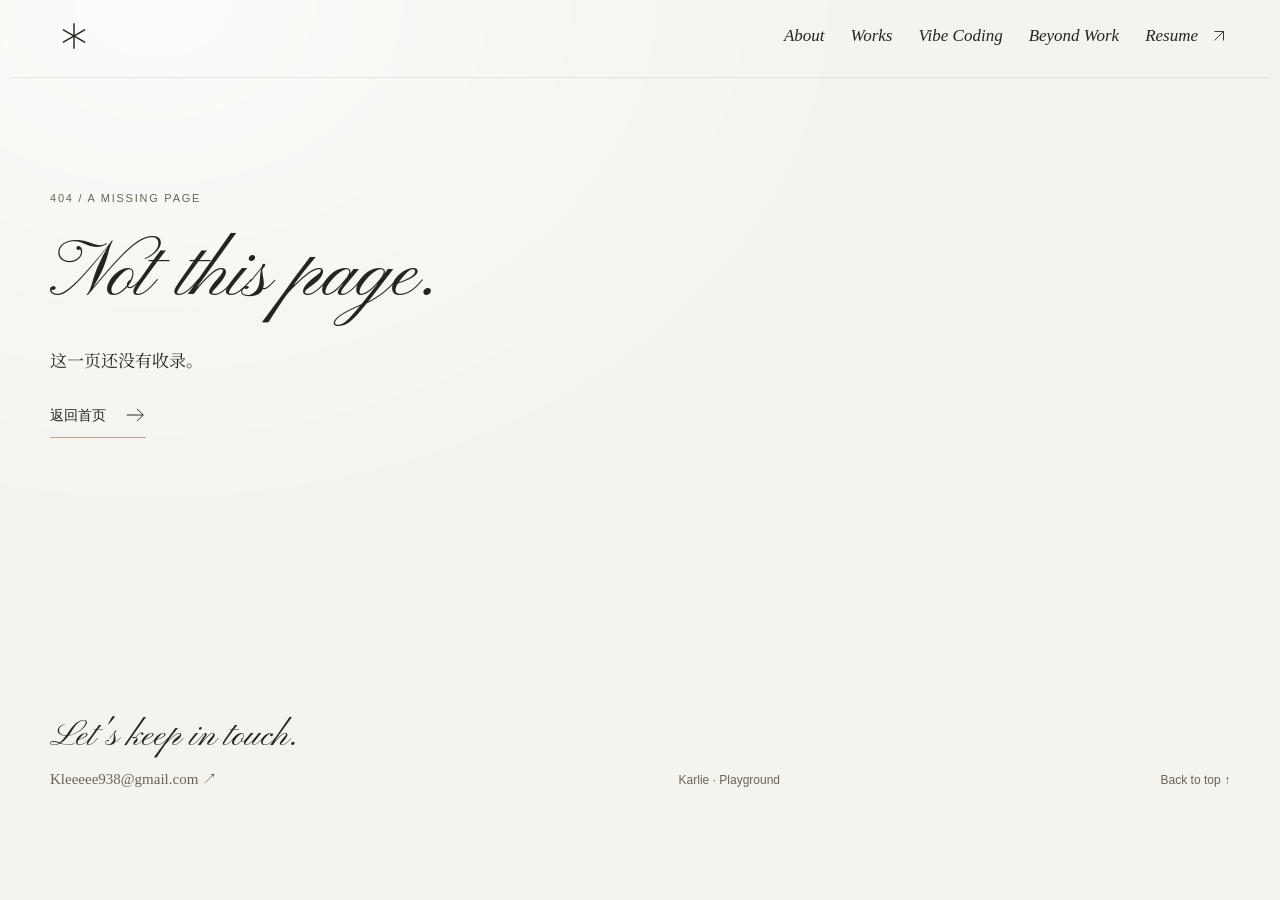
<file: index.html>
<!doctype html>
<html lang="zh-CN">
  <head>
    <meta charset="UTF-8" />
    <meta name="viewport" content="width=device-width, initial-scale=1.0" />
    <meta
      name="description"
      content="李凯澄 Karlie 的个人 playground。仍在观察、好奇周遭，探索 Vibe Coding、社媒运营与生活的更多可能。"
    />
    <meta name="theme-color" content="#f5f3ee" />
    <link rel="icon" type="image/svg+xml" href="/playground/asterisk.svg" />
    <link rel="preload" href="/playground/pinyon-script.ttf" as="font" type="font/ttf" crossorigin />
    <link rel="preload" href="/playground/binder.png" as="image" />
    <title>Karlie · Personal Playground</title>
    <script type="module" crossorigin src="/assets/index-Dbg4F627.js"></script>
    <link rel="stylesheet" crossorigin href="/assets/index-ZG9aybqr.css">
  </head>
  <body>
    <div id="root"></div>
  </body>
</html>
</file>
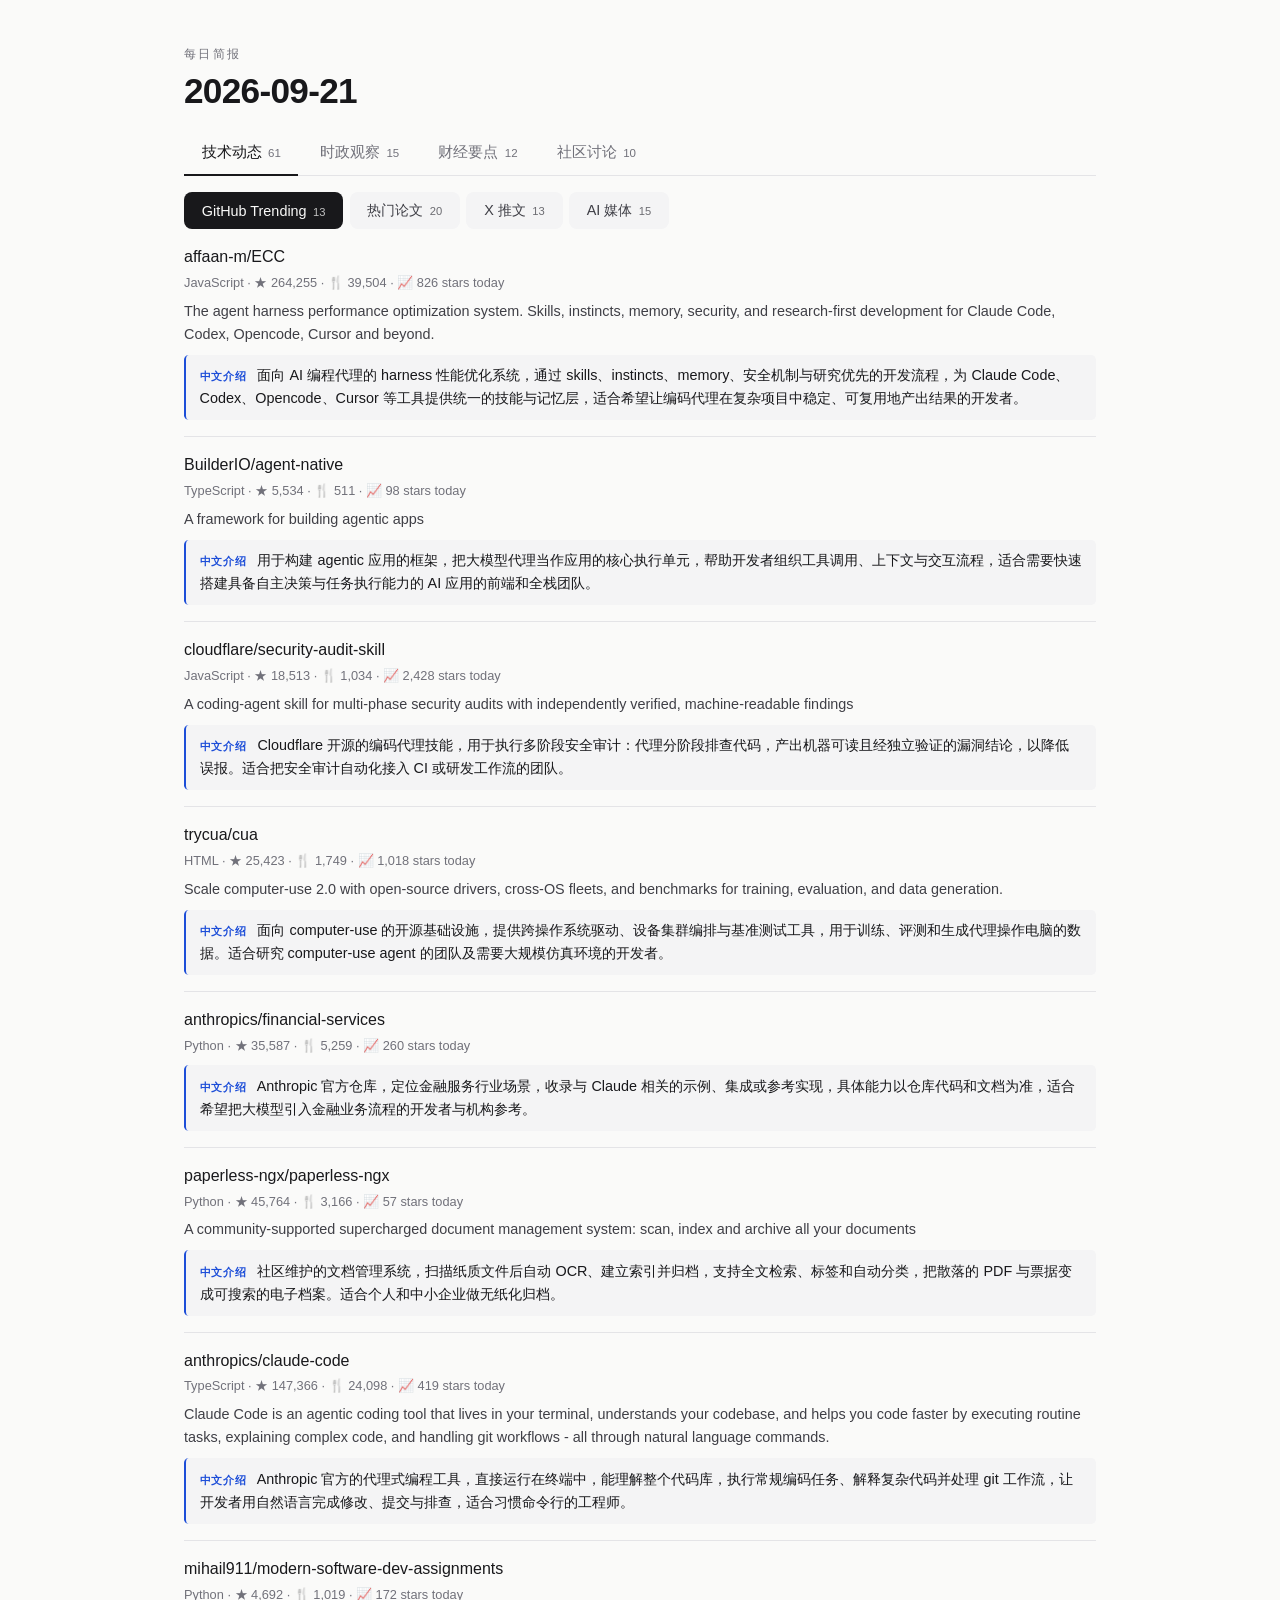
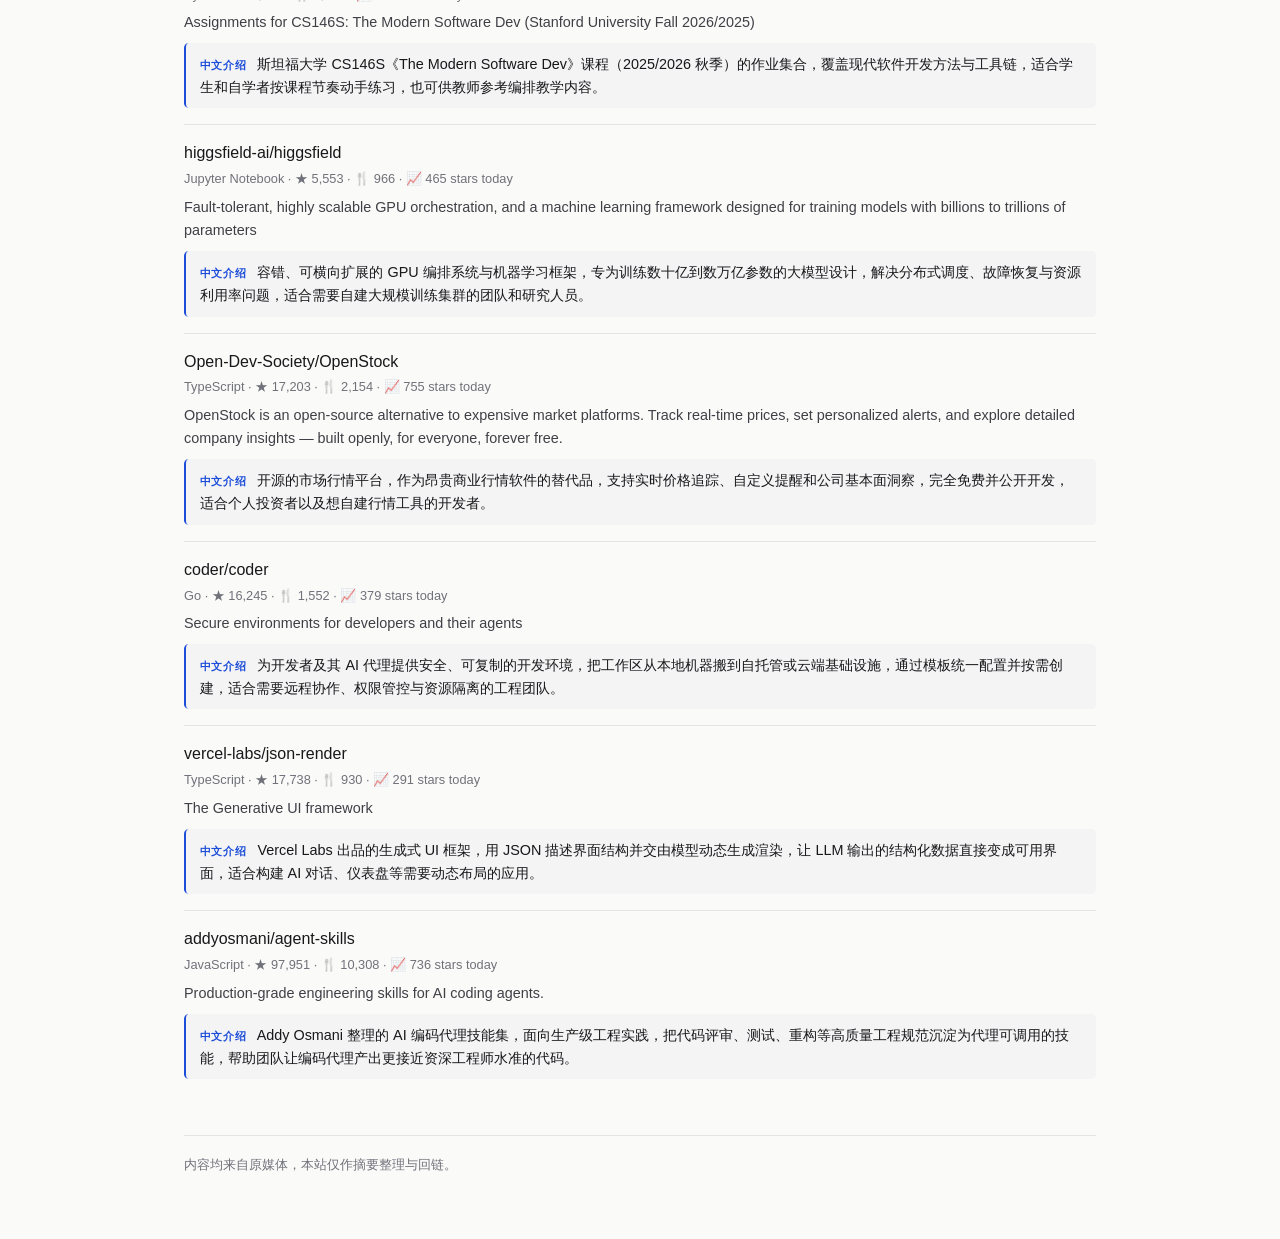
<file: portfolio/dailybrief/report-2026-09-21.html>
<!doctype html>
<html lang="zh-CN">
<head>
<meta charset="utf-8">
<meta name="viewport" content="width=device-width, initial-scale=1">
<title>每日简报 · 2026-09-21</title>
<style>
  :root {
    --bg: #fafaf9;
    --bg-elevated: #ffffff;
    --fg: #18181b;
    --fg-soft: #3f3f46;
    --muted: #71717a;
    --rule: #e4e4e7;
    --card: #f4f4f5;
    --link: #1d4ed8;
    --accent: #18181b;
    --accent-fg: #fafaf9;
    --rank-high-bg: #fee2e2;
    --rank-high-fg: #991b1b;
    --rank-mid-bg: #fef3c7;
    --rank-mid-fg: #92400e;
    --rank-low-bg: #e0e7ff;
    --rank-low-fg: #3730a3;
    --hero-grad-from: #fafaf9;
    --hero-grad-to: #f4f4f5;
  }
  @media (prefers-color-scheme: dark) {
    :root {
      --bg: #0a0a0a;
      --bg-elevated: #18181b;
      --fg: #fafafa;
      --fg-soft: #d4d4d8;
      --muted: #a1a1aa;
      --rule: #27272a;
      --card: #18181b;
      --link: #93c5fd;
      --accent: #fafafa;
      --accent-fg: #0a0a0a;
      --rank-high-bg: rgba(239,68,68,0.18);
      --rank-high-fg: #fca5a5;
      --rank-mid-bg: rgba(245,158,11,0.18);
      --rank-mid-fg: #fcd34d;
      --rank-low-bg: rgba(99,102,241,0.18);
      --rank-low-fg: #a5b4fc;
      --hero-grad-from: #18181b;
      --hero-grad-to: #0a0a0a;
    }
  }
  * { box-sizing: border-box; }
  body {
    margin: 0;
    background: var(--bg);
    color: var(--fg);
    font-family: -apple-system, BlinkMacSystemFont, "Segoe UI",
      "PingFang SC", "Hiragino Sans GB", "Microsoft YaHei", sans-serif;
    line-height: 1.6;
    -webkit-font-smoothing: antialiased;
  }
  main { max-width: 960px; margin: 0 auto; padding: 2.5rem 1.5rem 4rem; }

  /* ===== header ===== */
  header.report-header { margin-bottom: 1.25rem; }
  .eyebrow {
    font-size: 0.72rem;
    text-transform: uppercase;
    letter-spacing: 0.2em;
    color: var(--muted);
    font-weight: 500;
  }
  h1.report-title {
    font-size: 2.2rem;
    font-weight: 700;
    margin: 0.4rem 0 1.2rem;
    letter-spacing: -0.02em;
    line-height: 1.1;
  }
  .archive-link {
    display: inline-block;
    margin-bottom: 1rem;
    font-size: 0.85rem;
    color: var(--muted);
    text-decoration: none;
    border-bottom: 1px dashed var(--rule);
    padding-bottom: 1px;
  }
  .archive-link:hover { color: var(--accent); border-bottom-style: solid; }
  .hero-card {
    background: linear-gradient(135deg, var(--hero-grad-from) 0%, var(--hero-grad-to) 100%);
    border: 1px solid var(--rule);
    border-left: 4px solid var(--accent);
    padding: 1rem 1.4rem;
    border-radius: 0.6rem;
  }
  .hero-eyebrow {
    font-size: 0.7rem;
    letter-spacing: 0.2em;
    text-transform: uppercase;
    color: var(--muted);
    font-weight: 500;
  }
  .hero-headline {
    font-size: 1.25rem;
    font-weight: 600;
    margin: 0.35rem 0 0;
    line-height: 1.45;
    color: var(--fg);
  }
  .overview-card {
    margin: 0.7rem 0 0;
    padding: 0.7rem 1.1rem;
    background: var(--card);
    border-radius: 0.5rem;
    border-left: 3px solid var(--muted);
  }
  .overview-card .eyebrow { display: block; margin-bottom: 0.3rem; }
  .overview-text {
    margin: 0;
    font-size: 0.88rem;
    line-height: 1.65;
    color: var(--fg-soft);
  }

  /* ===== primary tabs ===== */
  .tabs {
    display: flex;
    gap: 0.25rem;
    margin: 1.25rem 0 0.75rem;
    border-bottom: 1px solid var(--rule);
    flex-wrap: wrap;
  }
  .tab {
    background: none;
    border: none;
    padding: 0.7rem 1.1rem;
    font-size: 0.95rem;
    font-weight: 500;
    color: var(--muted);
    cursor: pointer;
    border-bottom: 2px solid transparent;
    margin-bottom: -1px;
    font-family: inherit;
    transition: color 0.15s;
  }
  .tab:hover { color: var(--fg); }
  .tab.active {
    color: var(--fg);
    border-bottom-color: var(--accent);
  }
  .tab .count {
    font-size: 0.72rem;
    color: var(--muted);
    margin-left: 0.4rem;
    font-weight: 400;
  }
  .panel { display: none; }
  .panel.active { display: block; }

  /* ===== digest (AI 简报) — compact ===== */
  .digest-category { margin-bottom: 1.1rem; }
  .category-header {
    display: flex;
    align-items: baseline;
    gap: 0.55rem;
    margin: 0 0 0.55rem;
    padding-bottom: 0.35rem;
    border-bottom: 1px solid var(--rule);
  }
  .category-title {
    font-size: 0.9rem;
    font-weight: 600;
    color: var(--fg);
    margin: 0;
    letter-spacing: 0.05em;
  }
  .category-count {
    font-size: 0.7rem;
    color: var(--muted);
    background: var(--card);
    padding: 0.12rem 0.45rem;
    border-radius: 999px;
  }
  .brief-list {
    display: grid;
    grid-template-columns: 1fr;
    gap: 0.5rem;
  }
  @media (min-width: 720px) {
    .brief-list { grid-template-columns: 1fr 1fr; }
  }
  .brief {
    background: var(--bg-elevated);
    border: 1px solid var(--rule);
    border-radius: 0.5rem;
    padding: 0.7rem 0.95rem;
    transition: border-color 0.15s, transform 0.15s;
  }
  .brief:hover {
    border-color: var(--muted);
    transform: translateY(-1px);
  }
  .brief-head {
    display: flex;
    align-items: center;
    justify-content: space-between;
    gap: 0.6rem;
    margin-bottom: 0.3rem;
  }
  .brief-source {
    font-size: 0.72rem;
    color: var(--muted);
    text-transform: uppercase;
    letter-spacing: 0.06em;
    font-weight: 500;
  }
  .brief-rank {
    font-size: 0.7rem;
    padding: 0.12rem 0.5rem;
    border-radius: 999px;
    font-weight: 600;
    flex-shrink: 0;
  }
  .brief-rank.high { background: var(--rank-high-bg); color: var(--rank-high-fg); }
  .brief-rank.mid  { background: var(--rank-mid-bg);  color: var(--rank-mid-fg); }
  .brief-rank.low  { background: var(--rank-low-bg);  color: var(--rank-low-fg); }
  .brief-title {
    font-size: 0.98rem;
    font-weight: 600;
    margin: 0 0 0.3rem;
    line-height: 1.35;
  }
  .brief-title a { color: var(--fg); text-decoration: none; }
  .brief-title a:hover { color: var(--link); text-decoration: underline; }
  .brief-summary {
    margin: 0;
    color: var(--fg-soft);
    font-size: 0.86rem;
    line-height: 1.55;
  }

  .editor-card {
    background: var(--card);
    border-left: 3px solid var(--muted);
    border-radius: 0.5rem;
    padding: 1rem 1.3rem;
    margin: 1.5rem 0 1.2rem;
  }
  .editor-card .eyebrow { display: block; margin-bottom: 0.4rem; }
  .editor-text {
    margin: 0;
    font-size: 0.95rem;
    line-height: 1.7;
    color: var(--fg);
  }
  .keywords { display: flex; flex-wrap: wrap; gap: 0.4rem; margin: 0 0 1.5rem; }
  .keyword {
    background: var(--card);
    color: var(--fg-soft);
    padding: 0.25rem 0.7rem;
    border-radius: 999px;
    font-size: 0.8rem;
  }

  /* ===== L2 sub-tabs ===== */
  .sub-tabs {
    display: flex;
    flex-wrap: wrap;
    gap: 0.4rem;
    margin: 1rem 0;
  }
  .sub-tab {
    background: var(--card);
    border: 1px solid transparent;
    padding: 0.5rem 1.05rem;
    border-radius: 0.5rem;
    font-size: 0.9rem;
    font-weight: 500;
    color: var(--fg-soft);
    cursor: pointer;
    font-family: inherit;
    transition: all 0.15s;
  }
  .sub-tab:hover { border-color: var(--muted); color: var(--fg); }
  .sub-tab.active {
    background: var(--accent);
    color: var(--accent-fg);
  }
  .sub-tab .count {
    font-size: 0.7rem;
    opacity: 0.75;
    margin-left: 0.4rem;
    font-weight: 400;
  }
  .sub-content { display: none; }
  .sub-content.active { display: block; }

  /* ===== L3 source-tabs ===== */
  .source-tabs {
    display: flex;
    flex-wrap: wrap;
    gap: 0.35rem;
    margin: 0.9rem 0 1.3rem;
    padding-bottom: 0.7rem;
    border-bottom: 1px solid var(--rule);
  }
  .source-tab {
    background: none;
    border: 1px solid var(--rule);
    padding: 0.35rem 0.85rem;
    border-radius: 999px;
    font-size: 0.83rem;
    color: var(--fg-soft);
    cursor: pointer;
    font-family: inherit;
    transition: all 0.15s;
  }
  .source-tab:hover { border-color: var(--muted); color: var(--fg); }
  .source-tab.active {
    background: var(--fg);
    color: var(--bg);
    border-color: var(--fg);
  }
  .source-tab .count {
    font-size: 0.7rem;
    opacity: 0.75;
    margin-left: 0.3rem;
  }
  .source-content { display: none; }
  .source-content.active { display: block; }

  /* ===== article cards in raw panels ===== */
  .article {
    padding: 1rem 0;
    border-bottom: 1px solid var(--rule);
  }
  .article:first-child { padding-top: 0; }
  .article:last-child { border-bottom: none; }
  .article-title {
    font-size: 1rem;
    margin: 0 0 0.3rem;
    font-weight: 500;
    line-height: 1.45;
  }
  .article-title a { color: var(--fg); text-decoration: none; }
  .article-title a:hover { color: var(--link); text-decoration: underline; }
  .article-meta { color: var(--muted); font-size: 0.76rem; margin: 0 0 0.35rem; }
  .article-stats {
    color: var(--muted);
    font-size: 0.8rem;
    margin: 0 0 0.4rem;
    font-feature-settings: "tnum";
  }
  .article-excerpt {
    margin: 0;
    color: var(--fg-soft);
    font-size: 0.9rem;
    line-height: 1.6;
  }
  .article-summary {
    margin: 0.55rem 0 0;
    padding: 0.6rem 0.85rem;
    background: var(--card);
    border-left: 2px solid var(--link);
    border-radius: 0.3rem;
    font-size: 0.9rem;
    line-height: 1.6;
    color: var(--fg);
  }
  .summary-label {
    display: inline-block;
    font-size: 0.68rem;
    color: var(--link);
    margin-right: 0.4rem;
    font-weight: 600;
    text-transform: uppercase;
    letter-spacing: 0.08em;
  }

  .empty {
    color: var(--muted);
    text-align: center;
    padding: 2rem 0;
    font-size: 0.9rem;
  }

  /* ===== trading panel ===== */
  .crypto-widgets {
    display: grid;
    grid-template-columns: repeat(2, 1fr);
    gap: 0.55rem;
    margin: 0.4rem 0 1.2rem;
  }
  @media (min-width: 720px) {
    .crypto-widgets { grid-template-columns: repeat(4, 1fr); }
  }
  .crypto-widget {
    background: var(--bg-elevated);
    border: 1px solid var(--rule);
    border-radius: 0.5rem;
    padding: 0.7rem 0.85rem;
    text-align: center;
  }
  .widget-label {
    font-size: 0.7rem;
    color: var(--muted);
    text-transform: uppercase;
    letter-spacing: 0.08em;
    margin-bottom: 0.3rem;
  }
  .widget-value {
    font-size: 1.5rem;
    font-weight: 700;
    font-variant-numeric: tabular-nums;
    color: var(--fg);
    line-height: 1.1;
  }
  .widget-sub {
    font-size: 0.78rem;
    color: var(--muted);
    margin-top: 0.25rem;
  }
  .widget-sub.positive { color: #16a34a; }
  .widget-sub.negative { color: #dc2626; }
  @media (prefers-color-scheme: dark) {
    .widget-sub.positive { color: #4ade80; }
    .widget-sub.negative { color: #fca5a5; }
  }
  .crypto-widget.fg-fear-extreme { border-left: 4px solid #b91c1c; }
  .crypto-widget.fg-fear-extreme .widget-value { color: #b91c1c; }
  .crypto-widget.fg-fear { border-left: 4px solid #d97706; }
  .crypto-widget.fg-fear .widget-value { color: #d97706; }
  .crypto-widget.fg-neutral { border-left: 4px solid var(--muted); }
  .crypto-widget.fg-greed { border-left: 4px solid #65a30d; }
  .crypto-widget.fg-greed .widget-value { color: #65a30d; }
  .crypto-widget.fg-greed-extreme { border-left: 4px solid #16a34a; }
  .crypto-widget.fg-greed-extreme .widget-value { color: #16a34a; }
  @media (prefers-color-scheme: dark) {
    .crypto-widget.fg-fear-extreme .widget-value,
    .crypto-widget.fg-fear .widget-value { color: #fca5a5; }
    .crypto-widget.fg-greed .widget-value,
    .crypto-widget.fg-greed-extreme .widget-value { color: #4ade80; }
  }

  .trading-overview-card {
    margin: 0 0 1.5rem;
    padding: 1rem 1.3rem;
    background: var(--card);
    border-radius: 0.5rem;
    border-left: 3px solid var(--accent);
  }
  .trading-overview-card .eyebrow { display: block; margin-bottom: 0.4rem; }
  .trading-overview-text { font-size: 0.92rem; line-height: 1.75; color: var(--fg-soft); margin: 0; }

  .trading-section-title {
    font-size: 0.95rem;
    font-weight: 600;
    margin: 1.5rem 0 0.8rem;
    padding-bottom: 0.4rem;
    border-bottom: 1px solid var(--rule);
    color: var(--fg);
    letter-spacing: 0.05em;
  }

  /* picks (Sonnet's watchlist) */
  .trading-picks {
    display: grid;
    grid-template-columns: 1fr;
    gap: 0.6rem;
  }
  @media (min-width: 720px) {
    .trading-picks { grid-template-columns: 1fr 1fr; }
  }
  .trading-pick {
    background: var(--bg-elevated);
    border: 1px solid var(--rule);
    border-left: 4px solid var(--muted);
    border-radius: 0.5rem;
    padding: 0.8rem 1rem;
  }
  .trading-pick.stance-bull { border-left-color: #16a34a; }
  .trading-pick.stance-bear { border-left-color: #dc2626; }
  .trading-pick.stance-neutral { border-left-color: var(--muted); }
  .pick-head {
    display: flex;
    align-items: center;
    justify-content: space-between;
    gap: 0.6rem;
    margin-bottom: 0.45rem;
  }
  .pick-symbol-block {
    display: flex;
    align-items: baseline;
    gap: 0.5rem;
    flex-wrap: wrap;
  }
  .pick-symbol { font-weight: 700; font-size: 1rem; color: var(--fg); }
  .pick-name { color: var(--muted); font-size: 0.82rem; }
  .pick-stance {
    font-size: 0.75rem;
    font-weight: 600;
    padding: 0.2rem 0.6rem;
    border-radius: 999px;
    white-space: nowrap;
  }
  .pick-stance-bull { background: rgba(22,163,74,0.12); color: #16a34a; }
  .pick-stance-bear { background: rgba(220,38,38,0.12); color: #dc2626; }
  .pick-stance-neutral { background: var(--card); color: var(--muted); }
  .pick-rationale { margin: 0; font-size: 0.88rem; line-height: 1.65; color: var(--fg-soft); }

  /* asset-group tabs */
  .trading-group-tabs {
    display: flex;
    flex-wrap: wrap;
    gap: 0.4rem;
    margin: 0.6rem 0 1.2rem;
  }
  .trading-group-tab {
    background: var(--card);
    border: 1px solid transparent;
    padding: 0.5rem 1rem;
    border-radius: 0.5rem;
    font-size: 0.88rem;
    font-weight: 500;
    color: var(--fg-soft);
    cursor: pointer;
    font-family: inherit;
    transition: all 0.15s;
  }
  .trading-group-tab:hover { border-color: var(--muted); color: var(--fg); }
  .trading-group-tab.active {
    background: var(--accent);
    color: var(--accent-fg);
  }
  .trading-group-tab .count {
    font-size: 0.7rem;
    opacity: 0.75;
    margin-left: 0.4rem;
    font-weight: 400;
  }
  .trading-group-content { display: none; }
  .trading-group-content.active { display: block; }

  /* ticker cards */
  .ticker-card {
    background: var(--bg-elevated);
    border: 1px solid var(--rule);
    border-radius: 0.55rem;
    padding: 0.85rem 1.1rem;
    margin-bottom: 0.7rem;
  }
  .ticker-head {
    display: flex;
    align-items: flex-start;
    justify-content: space-between;
    gap: 1rem;
    margin-bottom: 0.65rem;
  }
  .ticker-id { min-width: 0; }
  .ticker-symbol { margin: 0; font-size: 1rem; font-weight: 700; font-family: ui-monospace, "SFMono-Regular", Menlo, monospace; }
  .ticker-name { margin: 0.15rem 0 0; font-size: 0.82rem; color: var(--muted); }
  .ticker-price-block { text-align: right; flex-shrink: 0; }
  .ticker-price { display: block; font-size: 1.05rem; font-weight: 600; font-variant-numeric: tabular-nums; }
  .ticker-pct { display: inline-block; font-size: 0.82rem; font-weight: 500; margin-top: 0.15rem; font-variant-numeric: tabular-nums; }
  .ticker-pct.positive, .positive { color: #16a34a; }
  .ticker-pct.negative, .negative { color: #dc2626; }

  .ticker-indicators {
    display: grid;
    grid-template-columns: repeat(2, 1fr);
    gap: 0.35rem 0.9rem;
    margin: 0;
    font-size: 0.82rem;
    color: var(--fg-soft);
  }
  @media (min-width: 720px) {
    .ticker-indicators { grid-template-columns: repeat(3, 1fr); }
  }
  .ticker-indicators > div { display: flex; gap: 0.4rem; align-items: baseline; min-width: 0; }
  .ticker-indicators dt { color: var(--muted); font-size: 0.74rem; margin: 0; white-space: nowrap; }
  .ticker-indicators dd { margin: 0; font-variant-numeric: tabular-nums; font-weight: 500; color: var(--fg); }
  .trend-bullish { color: #16a34a; }
  .trend-bearish { color: #dc2626; }
  .trend-neutral { color: var(--muted); }
  .rsi-overbought { color: #d97706; }
  .rsi-oversold { color: #2563eb; }

  .ticker-signals {
    margin-top: 0.65rem;
    padding-top: 0.55rem;
    border-top: 1px dashed var(--rule);
    display: flex;
    flex-wrap: wrap;
    gap: 0.35rem;
  }
  .signal-pill {
    font-size: 0.72rem;
    padding: 0.18rem 0.55rem;
    border-radius: 999px;
    font-weight: 500;
  }
  .signal-pill.tone-bull { background: rgba(22,163,74,0.13); color: #166534; }
  .signal-pill.tone-bear { background: rgba(220,38,38,0.13); color: #991b1b; }
  .signal-pill.tone-caution { background: rgba(217,119,6,0.15); color: #92400e; }
  @media (prefers-color-scheme: dark) {
    .signal-pill.tone-bull { color: #4ade80; }
    .signal-pill.tone-bear { color: #fca5a5; }
    .signal-pill.tone-caution { color: #fcd34d; }
    .trend-bullish, .positive, .ticker-pct.positive { color: #4ade80; }
    .trend-bearish, .negative, .ticker-pct.negative { color: #fca5a5; }
    .rsi-overbought { color: #fcd34d; }
    .rsi-oversold { color: #93c5fd; }
    .trading-pick.stance-bull { border-left-color: #4ade80; }
    .trading-pick.stance-bear { border-left-color: #fca5a5; }
    .pick-stance-bull { background: rgba(74,222,128,0.15); color: #4ade80; }
    .pick-stance-bear { background: rgba(252,165,165,0.15); color: #fca5a5; }
  }
  .signal-age { opacity: 0.7; font-weight: 400; }

  .trading-risk {
    margin: 1.5rem 0 0;
    padding: 0.9rem 1.2rem;
    background: var(--card);
    border-radius: 0.45rem;
    border-left: 3px solid #d97706;
  }
  .trading-risk .eyebrow { display: block; margin-bottom: 0.35rem; }
  .trading-risk p { margin: 0; font-size: 0.82rem; line-height: 1.65; color: var(--fg-soft); }

  footer {
    margin-top: 2.5rem;
    border-top: 1px solid var(--rule);
    padding-top: 1.1rem;
    color: var(--muted);
    font-size: 0.82rem;
  }
</style>
</head>
<body>
<main>
  <header class="report-header">
    <span class="eyebrow">每日简报</span>
    <h1 class="report-title">2026-09-21</h1>
    
  </header>

  <nav class="tabs" role="tablist">
    <button class="tab active" data-tab="tech">技术动态<span class="count">61</span></button>
    
    
    <button class="tab" data-tab="politics">时政观察<span class="count">15</span></button>
    <button class="tab" data-tab="finance">财经要点<span class="count">12</span></button>
    <button class="tab" data-tab="community">社区讨论<span class="count">10</span></button>
  </nav>

  <section class="panel active" data-panel="tech">
    <nav class="sub-tabs"><button class="sub-tab active" data-sub="github-trending" data-cat="tech">GitHub Trending<span class="count">13</span></button><button class="sub-tab" data-sub="trending-papers" data-cat="tech">热门论文<span class="count">20</span></button><button class="sub-tab" data-sub="x-viral" data-cat="tech">X 推文<span class="count">13</span></button><button class="sub-tab" data-sub="ai-news" data-cat="tech">AI 媒体<span class="count">15</span></button></nav>
<div class="sub-contents"><div class="sub-content active" data-sub-content="github-trending" data-cat="tech">
    
    <div class="source-contents">
      <div class="source-content active" data-source-content="github-trending" data-sub="github-trending" data-cat="tech">
    <article class="article">
  <h3 class="article-title"><a href="https://github.com/affaan-m/ECC" target="_blank" rel="noopener noreferrer">affaan-m/ECC</a></h3>
  <p class="article-stats">JavaScript · ★ 264,255 · 🍴 39,504 · 📈 826 stars today</p>
  
  <p class="article-excerpt">The agent harness performance optimization system. Skills, instincts, memory, security, and research-first development for Claude Code, Codex, Opencode, Cursor and beyond.</p>
  <p class="article-summary"><span class="summary-label">中文介绍</span> 面向 AI 编程代理的 harness 性能优化系统，通过 skills、instincts、memory、安全机制与研究优先的开发流程，为 Claude Code、Codex、Opencode、Cursor 等工具提供统一的技能与记忆层，适合希望让编码代理在复杂项目中稳定、可复用地产出结果的开发者。</p>
</article>
<article class="article">
  <h3 class="article-title"><a href="https://github.com/BuilderIO/agent-native" target="_blank" rel="noopener noreferrer">BuilderIO/agent-native</a></h3>
  <p class="article-stats">TypeScript · ★ 5,534 · 🍴 511 · 📈 98 stars today</p>
  
  <p class="article-excerpt">A framework for building agentic apps</p>
  <p class="article-summary"><span class="summary-label">中文介绍</span> 用于构建 agentic 应用的框架，把大模型代理当作应用的核心执行单元，帮助开发者组织工具调用、上下文与交互流程，适合需要快速搭建具备自主决策与任务执行能力的 AI 应用的前端和全栈团队。</p>
</article>
<article class="article">
  <h3 class="article-title"><a href="https://github.com/cloudflare/security-audit-skill" target="_blank" rel="noopener noreferrer">cloudflare/security-audit-skill</a></h3>
  <p class="article-stats">JavaScript · ★ 18,513 · 🍴 1,034 · 📈 2,428 stars today</p>
  
  <p class="article-excerpt">A coding-agent skill for multi-phase security audits with independently verified, machine-readable findings</p>
  <p class="article-summary"><span class="summary-label">中文介绍</span> Cloudflare 开源的编码代理技能，用于执行多阶段安全审计：代理分阶段排查代码，产出机器可读且经独立验证的漏洞结论，以降低误报。适合把安全审计自动化接入 CI 或研发工作流的团队。</p>
</article>
<article class="article">
  <h3 class="article-title"><a href="https://github.com/trycua/cua" target="_blank" rel="noopener noreferrer">trycua/cua</a></h3>
  <p class="article-stats">HTML · ★ 25,423 · 🍴 1,749 · 📈 1,018 stars today</p>
  
  <p class="article-excerpt">Scale computer-use 2.0 with open-source drivers, cross-OS fleets, and benchmarks for training, evaluation, and data generation.</p>
  <p class="article-summary"><span class="summary-label">中文介绍</span> 面向 computer-use 的开源基础设施，提供跨操作系统驱动、设备集群编排与基准测试工具，用于训练、评测和生成代理操作电脑的数据。适合研究 computer-use agent 的团队及需要大规模仿真环境的开发者。</p>
</article>
<article class="article">
  <h3 class="article-title"><a href="https://github.com/anthropics/financial-services" target="_blank" rel="noopener noreferrer">anthropics/financial-services</a></h3>
  <p class="article-stats">Python · ★ 35,587 · 🍴 5,259 · 📈 260 stars today</p>
  
  
  <p class="article-summary"><span class="summary-label">中文介绍</span> Anthropic 官方仓库，定位金融服务行业场景，收录与 Claude 相关的示例、集成或参考实现，具体能力以仓库代码和文档为准，适合希望把大模型引入金融业务流程的开发者与机构参考。</p>
</article>
<article class="article">
  <h3 class="article-title"><a href="https://github.com/paperless-ngx/paperless-ngx" target="_blank" rel="noopener noreferrer">paperless-ngx/paperless-ngx</a></h3>
  <p class="article-stats">Python · ★ 45,764 · 🍴 3,166 · 📈 57 stars today</p>
  
  <p class="article-excerpt">A community-supported supercharged document management system: scan, index and archive all your documents</p>
  <p class="article-summary"><span class="summary-label">中文介绍</span> 社区维护的文档管理系统，扫描纸质文件后自动 OCR、建立索引并归档，支持全文检索、标签和自动分类，把散落的 PDF 与票据变成可搜索的电子档案。适合个人和中小企业做无纸化归档。</p>
</article>
<article class="article">
  <h3 class="article-title"><a href="https://github.com/anthropics/claude-code" target="_blank" rel="noopener noreferrer">anthropics/claude-code</a></h3>
  <p class="article-stats">TypeScript · ★ 147,366 · 🍴 24,098 · 📈 419 stars today</p>
  
  <p class="article-excerpt">Claude Code is an agentic coding tool that lives in your terminal, understands your codebase, and helps you code faster by executing routine tasks, explaining complex code, and handling git workflows - all through natural language commands.</p>
  <p class="article-summary"><span class="summary-label">中文介绍</span> Anthropic 官方的代理式编程工具，直接运行在终端中，能理解整个代码库，执行常规编码任务、解释复杂代码并处理 git 工作流，让开发者用自然语言完成修改、提交与排查，适合习惯命令行的工程师。</p>
</article>
<article class="article">
  <h3 class="article-title"><a href="https://github.com/mihail911/modern-software-dev-assignments" target="_blank" rel="noopener noreferrer">mihail911/modern-software-dev-assignments</a></h3>
  <p class="article-stats">Python · ★ 4,692 · 🍴 1,019 · 📈 172 stars today</p>
  
  <p class="article-excerpt">Assignments for CS146S: The Modern Software Dev (Stanford University Fall 2026/2025)</p>
  <p class="article-summary"><span class="summary-label">中文介绍</span> 斯坦福大学 CS146S《The Modern Software Dev》课程（2025/2026 秋季）的作业集合，覆盖现代软件开发方法与工具链，适合学生和自学者按课程节奏动手练习，也可供教师参考编排教学内容。</p>
</article>
<article class="article">
  <h3 class="article-title"><a href="https://github.com/higgsfield-ai/higgsfield" target="_blank" rel="noopener noreferrer">higgsfield-ai/higgsfield</a></h3>
  <p class="article-stats">Jupyter Notebook · ★ 5,553 · 🍴 966 · 📈 465 stars today</p>
  
  <p class="article-excerpt">Fault-tolerant, highly scalable GPU orchestration, and a machine learning framework designed for training models with billions to trillions of parameters</p>
  <p class="article-summary"><span class="summary-label">中文介绍</span> 容错、可横向扩展的 GPU 编排系统与机器学习框架，专为训练数十亿到数万亿参数的大模型设计，解决分布式调度、故障恢复与资源利用率问题，适合需要自建大规模训练集群的团队和研究人员。</p>
</article>
<article class="article">
  <h3 class="article-title"><a href="https://github.com/Open-Dev-Society/OpenStock" target="_blank" rel="noopener noreferrer">Open-Dev-Society/OpenStock</a></h3>
  <p class="article-stats">TypeScript · ★ 17,203 · 🍴 2,154 · 📈 755 stars today</p>
  
  <p class="article-excerpt">OpenStock is an open-source alternative to expensive market platforms. Track real-time prices, set personalized alerts, and explore detailed company insights — built openly, for everyone, forever free.</p>
  <p class="article-summary"><span class="summary-label">中文介绍</span> 开源的市场行情平台，作为昂贵商业行情软件的替代品，支持实时价格追踪、自定义提醒和公司基本面洞察，完全免费并公开开发，适合个人投资者以及想自建行情工具的开发者。</p>
</article>
<article class="article">
  <h3 class="article-title"><a href="https://github.com/coder/coder" target="_blank" rel="noopener noreferrer">coder/coder</a></h3>
  <p class="article-stats">Go · ★ 16,245 · 🍴 1,552 · 📈 379 stars today</p>
  
  <p class="article-excerpt">Secure environments for developers and their agents</p>
  <p class="article-summary"><span class="summary-label">中文介绍</span> 为开发者及其 AI 代理提供安全、可复制的开发环境，把工作区从本地机器搬到自托管或云端基础设施，通过模板统一配置并按需创建，适合需要远程协作、权限管控与资源隔离的工程团队。</p>
</article>
<article class="article">
  <h3 class="article-title"><a href="https://github.com/vercel-labs/json-render" target="_blank" rel="noopener noreferrer">vercel-labs/json-render</a></h3>
  <p class="article-stats">TypeScript · ★ 17,738 · 🍴 930 · 📈 291 stars today</p>
  
  <p class="article-excerpt">The Generative UI framework</p>
  <p class="article-summary"><span class="summary-label">中文介绍</span> Vercel Labs 出品的生成式 UI 框架，用 JSON 描述界面结构并交由模型动态生成渲染，让 LLM 输出的结构化数据直接变成可用界面，适合构建 AI 对话、仪表盘等需要动态布局的应用。</p>
</article>
<article class="article">
  <h3 class="article-title"><a href="https://github.com/addyosmani/agent-skills" target="_blank" rel="noopener noreferrer">addyosmani/agent-skills</a></h3>
  <p class="article-stats">JavaScript · ★ 97,951 · 🍴 10,308 · 📈 736 stars today</p>
  
  <p class="article-excerpt">Production-grade engineering skills for AI coding agents.</p>
  <p class="article-summary"><span class="summary-label">中文介绍</span> Addy Osmani 整理的 AI 编码代理技能集，面向生产级工程实践，把代码评审、测试、重构等高质量工程规范沉淀为代理可调用的技能，帮助团队让编码代理产出更接近资深工程师水准的代码。</p>
</article>
  </div>
    </div>
  </div>
<div class="sub-content" data-sub-content="trending-papers" data-cat="tech">
    
    <div class="source-contents">
      <div class="source-content active" data-source-content="huggingface-papers" data-sub="trending-papers" data-cat="tech">
    <article class="article">
  <h3 class="article-title"><a href="https://huggingface.co/papers/2609.19969" target="_blank" rel="noopener noreferrer">DeepSeek-V4.1-Flash: Pushing the Limits of KV Cache Compression</a></h3>
  <p class="article-stats">👍 141</p>
  <p class="article-meta">09/17 08:00</p>
  <p class="article-excerpt">The widespread adoption of long-horizon agents has made model workloads increasingly input-heavy. Although prior work has substantially reduced the cost of long-context computation, prefill remains computationally expensive, and large KV caches continue to strain HBM and SSD capacity and data-transf</p>
  <p class="article-summary"><span class="summary-label">中文介绍</span> 长时程 agent 使模型负载日益偏向长输入，尽管已有工作降低了长上下文计算成本，prefill 依然昂贵，大 KV cache 持续挤占 HBM 与 SSD 容量与带宽。DeepSeek-V4.1-Flash 旨在把 KV cache 压缩推向极限，缓解长上下文推理的显存与存储压力。</p>
</article>
<article class="article">
  <h3 class="article-title"><a href="https://huggingface.co/papers/2609.18323" target="_blank" rel="noopener noreferrer">Can MiniMax-H3 Reason About the Physical World? An Evaluation of Omni-Modal Generative Model</a></h3>
  <p class="article-stats">👍 115</p>
  <p class="article-meta">09/16 08:00</p>
  <p class="article-excerpt">Recent Omni-Modal Generative Models (Omni-Models) have advanced content generation toward unified modeling of text, images, video, and audio. MiniMax-H3 exemplifies this transition by combining multimodal context understanding with joint audio-visual generation in a shared latent framework. Its unif</p>
  <p class="article-summary"><span class="summary-label">中文介绍</span> MiniMax-H3 是统一建模文本、图像、视频与音频的全模态生成模型，在共享隐空间中结合多模态上下文理解与音视频联合生成。本文对其物理世界推理能力展开评测，考察这类全模态模型能否真正理解物理规律，而非仅生成逼真内容。</p>
</article>
<article class="article">
  <h3 class="article-title"><a href="https://huggingface.co/papers/2609.20511" target="_blank" rel="noopener noreferrer">When EOS Tokens Disagree: Understanding Length Inflation in On-Policy Distillation</a></h3>
  <p class="article-stats">👍 95</p>
  <p class="article-meta">09/17 08:00</p>
  <p class="article-excerpt">We study length inflation in on-policy distillation (OPD), where student responses can become excessively long and even exhaust the generation budget. We identify termination-token mismatch between base students and post-trained teachers as an important source of this behavior. Across Qwen3, Llama, </p>
  <p class="article-summary"><span class="summary-label">中文介绍</span> 研究 on-policy distillation（OPD）中的长度膨胀现象：学生回答过长，甚至耗尽生成预算。作者定位出基础学生与后训练教师之间的终止 token（EOS）不匹配是重要成因，并在 Qwen3、Llama 等模型上验证，解释了蒸馏中长度失控的机制。</p>
</article>
<article class="article">
  <h3 class="article-title"><a href="https://huggingface.co/papers/2609.20519" target="_blank" rel="noopener noreferrer">SoL-Pi: Recursively Scaling Auto-Research Loops for Efficient Agent Harness</a></h3>
  <p class="article-stats">👍 95</p>
  <p class="article-meta">09/17 08:00</p>
  <p class="article-excerpt">As coding agents move from supervised code completion to unattended, around-the-clock exploration, their work expands from isolated predictions into long trajectories of reasoning, tool use, and feedback. Token efficiency therefore becomes important for scaling recursive self-improvement. We take an</p>
  <p class="article-summary"><span class="summary-label">中文介绍</span> coding agent 从有监督补全走向无人值守的持续探索后，工作由孤立预测扩展为包含推理、工具调用与反馈的长轨迹，token 效率成为递归自我改进的关键。SoL-Pi 通过递归扩展自动研究循环，构建更高效的 agent harness。</p>
</article>
<article class="article">
  <h3 class="article-title"><a href="https://huggingface.co/papers/2609.20804" target="_blank" rel="noopener noreferrer">An Empirical Study of Harness Design for Coding Agents</a></h3>
  <p class="article-stats">👍 72</p>
  <p class="article-meta">09/17 08:00</p>
  <p class="article-excerpt">Coding harnesses shape how autonomous coding agents translate model capabilities into long-horizon software-engineering performance, yet existing work typically evaluates harnesses as monolithic systems, leaving the effectiveness of individual components unclear. To enable component-level comparison</p>
  <p class="article-summary"><span class="summary-label">中文介绍</span> coding harness 决定自主编码 agent 能否把模型能力转化为长时程软件工程表现，但既有工作通常把 harness 当作整体系统评估，各组件作用不明。本文开展实证研究，支持组件级对比，系统分析 harness 各设计要素对编码 agent 性能的影响。</p>
</article>
<article class="article">
  <h3 class="article-title"><a href="https://huggingface.co/papers/2609.05571" target="_blank" rel="noopener noreferrer">Grounded Skill Synthesis from Code at Scale for Agentic Intelligence</a></h3>
  <p class="article-stats">👍 61</p>
  <p class="article-meta">09/04 08:00</p>
  <p class="article-excerpt">Reusable skills give agents transferable procedural knowledge, making scalable acquisition essential for extending agents beyond prior experience. Existing methods face two limitations: trajectory-based synthesis requires interactions with specific environments, while document-derived skills may lac</p>
  <p class="article-summary"><span class="summary-label">中文介绍</span> 可复用 skill 为 agent 提供可迁移的过程性知识。已有方法中，基于轨迹的合成依赖特定环境交互，从文档提取的 skill 又可能脱离实际语境。本文提出从代码大规模合成有依据的 skill，以可扩展方式为 agent 获取可迁移能力。</p>
</article>
<article class="article">
  <h3 class="article-title"><a href="https://huggingface.co/papers/2609.22068" target="_blank" rel="noopener noreferrer">CodeMidas: Scaling Agentic Coding RL Environments from Code Itself</a></h3>
  <p class="article-stats">👍 59</p>
  <p class="article-meta">09/18 08:00</p>
  <p class="article-excerpt">Training capable coding agents via reinforcement learning (RL) requires diverse tasks with reliable verifiers. Open-source codebases offer a rich source of such tasks, while existing methods typically rely on development artifacts such as issues and commits, limiting the range of tasks that can be e</p>
  <p class="article-summary"><span class="summary-label">中文介绍</span> 用 RL 训练编码 agent 需要多样且带可靠验证器的任务。开源代码库是丰富来源，但现有方法多依赖 issue、commit 等开发产物，限制了任务范围。CodeMidas 提出直接从代码本身扩展 agentic coding 的 RL 环境，拓宽可生成任务并保持可验证性。</p>
</article>
<article class="article">
  <h3 class="article-title"><a href="https://huggingface.co/papers/2609.15779" target="_blank" rel="noopener noreferrer">EvoOntology: A Self-Evolving Ontology Layer for Data Agents</a></h3>
  <p class="article-stats">👍 58</p>
  <p class="article-meta">09/14 08:00</p>
  <p class="article-excerpt">Data agents aim to fulfill natural-language instructions over heterogeneous data, including tables, files, and databases. However, data agents face a challenging agent-data gap: heterogeneous data resides outside the agent, while the agent can access it (e.g., column names and file paths) only throu</p>
  <p class="article-summary"><span class="summary-label">中文介绍</span> 数据 agent 需在表格、文件、数据库等异构数据上执行自然语言指令，却存在 agent-data gap：数据位于 agent 之外，agent 仅能通过列名、文件路径等有限接口了解数据。EvoOntology 提出自演化本体层，持续构建与更新数据结构知识以弥合该鸿沟。</p>
</article>
<article class="article">
  <h3 class="article-title"><a href="https://huggingface.co/papers/2609.20800" target="_blank" rel="noopener noreferrer">JEPA-Anything: Learning Predictive Models across Different Worlds</a></h3>
  <p class="article-stats">👍 58</p>
  <p class="article-meta">09/17 08:00</p>
  <p class="article-excerpt">World modeling enables intelligence to anticipate consequences, guide interventions, and learn from interaction. Yet predictive models remain domain-specific: can a common learning principle support world modeling across radically different systems? We introduce JEPA-Anything, a domain-agnostic fram</p>
  <p class="article-summary"><span class="summary-label">中文介绍</span> 世界模型让智能体预测后果、指导干预并从交互中学习，但现有预测模型多局限于单一领域。JEPA-Anything 提出领域无关的框架，探索能否用统一的学习原则，为差异极大的系统构建预测性世界模型，推动跨领域世界建模。</p>
</article>
<article class="article">
  <h3 class="article-title"><a href="https://huggingface.co/papers/2609.22000" target="_blank" rel="noopener noreferrer">RecreationWorld: Scalable and Verifiable Environments for Hybrid Computer-Use Agents</a></h3>
  <p class="article-stats">👍 50</p>
  <p class="article-meta">09/18 08:00</p>
  <p class="article-excerpt">Computer-use agents (CUAs) have advanced along two separate lines: graphical interaction and software development through code and the command line. Real digital work requires both, interleaved rather than stacked end to end. We study hybrid CUAs that autonomously decide when to explore an interface</p>
  <p class="article-summary"><span class="summary-label">中文介绍</span> 计算机使用 agent（CUA）此前沿图形交互与代码、命令行两条路线分别发展，而真实数字工作需要两者交错进行。RecreationWorld 构建可扩展、可验证的环境，用于训练混合式 CUA，使其自主决定何时探索界面、何时改用代码或命令行完成任务。</p>
</article>
<article class="article">
  <h3 class="article-title"><a href="https://huggingface.co/papers/2609.17496" target="_blank" rel="noopener noreferrer">Verifiable Social Reasoning for LLM Assistants</a></h3>
  <p class="article-stats">👍 49</p>
  <p class="article-meta">09/15 08:00</p>
  <p class="article-excerpt">LLM assistants are widely used for daily social advice, yet evaluating their social reasoning in such consultation settings remains challenging since (i) it requires setups where the assistant learns about social situations from subjective user narratives, and (ii) social properties, such as others&#39;</p>
  <p class="article-summary"><span class="summary-label">中文介绍</span> LLM 助手常被用于日常社交建议，但评估其社会推理很困难：助手需从主观的用户叙述中理解社交情境，且涉及他人隐私等社会属性，难以自动验证。本文提出面向 LLM 助手的可验证社会推理评估方法，刻画这类咨询场景下的推理质量。</p>
</article>
<article class="article">
  <h3 class="article-title"><a href="https://huggingface.co/papers/2609.19656" target="_blank" rel="noopener noreferrer">Self-Evolving Search Index</a></h3>
  <p class="article-stats">👍 46</p>
  <p class="article-meta">09/17 08:00</p>
  <p class="article-excerpt">Information retrieval is increasingly important as LLM agents tackle complex tasks involving diverse information needs. Because retrieval relies on an index that represents each document through index keys, retrieval quality depends heavily on how effectively these keys expose the knowledge containe</p>
  <p class="article-summary"><span class="summary-label">中文介绍</span> 检索质量高度依赖索引键能否有效暴露文档中的知识，而 LLM agent 面对的信息需求日益复杂。本文提出自演化检索索引（Self-Evolving Search Index），让索引键随任务与语料动态更新，从而提升检索对复杂信息需求的适配能力。</p>
</article>
<article class="article">
  <h3 class="article-title"><a href="https://huggingface.co/papers/2609.16900" target="_blank" rel="noopener noreferrer">RiskChainBench: A Benchmark for Obfuscated Platform Message Restoration and Evidence-Grounded Web Investigation</a></h3>
  <p class="article-stats">👍 42</p>
  <p class="article-meta">09/15 08:00</p>
  <p class="article-excerpt">Platform abuse campaigns conceal redirection instructions with emojis, homophones, character decomposition, and redundant symbols, then route users through disguised links to services associated with pornography, fraud, gambling, or illicit transactions. Existing benchmarks evaluate obfuscated text </p>
  <p class="article-summary"><span class="summary-label">中文介绍</span> 平台滥用活动常用 emoji、谐音、拆字与冗余符号隐藏跳转指令，再经伪装链接把用户导向色情、诈骗、赌博或非法交易服务。现有基准只评估混淆文本，RiskChainBench 面向混淆平台消息还原与基于证据的网页调查，构建更完整的评测任务。</p>
</article>
<article class="article">
  <h3 class="article-title"><a href="https://huggingface.co/papers/2609.20784" target="_blank" rel="noopener noreferrer">RetireOPD: Self-Retiring On-Policy Distillation for Agentic Reinforcement Learning</a></h3>
  <p class="article-stats">👍 40</p>
  <p class="article-meta">09/17 08:00</p>
  <p class="article-excerpt">Multi-turn agents trained with reinforcement learning (RL) receive a single scalar reward per trajectory, which motivates self on-policy distillation (OPD) to supply dense token-level supervision from a self-teacher with privileged task skills, letting a skill-free student internalize them. This rec</p>
  <p class="article-summary"><span class="summary-label">中文介绍</span> 多轮 agent 的 RL 训练每条轨迹只给一个标量奖励，self on-policy distillation（OPD）用具备特权任务技能的自我教师提供 token 级密集监督。RetireOPD 提出自我退休的 OPD 机制，学生内化技能后逐步退出教师蒸馏，兼顾密集指导与训练效率。</p>
</article>
<article class="article">
  <h3 class="article-title"><a href="https://huggingface.co/papers/2609.17653" target="_blank" rel="noopener noreferrer">Reflect, Revise, Reuse: Training-Free Skill Evolution for GUI Agents</a></h3>
  <p class="article-stats">👍 38</p>
  <p class="article-meta">09/15 08:00</p>
  <p class="article-excerpt">GUI agents execute long-horizon tasks on dynamic graphical user interfaces, where pop-ups, delayed loads, and relocated widgets routinely invalidate plans fixed before execution. Recent agent-skill frameworks encapsulate reusable procedural knowledge to mitigate this, yet existing skill designs are </p>
  <p class="article-summary"><span class="summary-label">中文介绍</span> GUI agent 需在动态界面上执行长时程任务，弹窗、延迟加载与控件移位常使执行前固定的计划失效。本文提出免训练的技能演化框架，通过「反思—修订—复用」流程持续更新可复用的过程性知识，提升 GUI agent 在真实界面中的鲁棒性。</p>
</article>
<article class="article">
  <h3 class="article-title"><a href="https://huggingface.co/papers/2609.20423" target="_blank" rel="noopener noreferrer">WeVisDoc: From Coverage to Capability for Robust End-to-End Document Parsing</a></h3>
  <p class="article-stats">👍 35</p>
  <p class="article-meta">09/17 08:00</p>
  <p class="article-excerpt">Document parsing converts document images into structured content and requires reliable performance across diverse layouts and acquisition conditions. Yet training corpora are biased toward common document types and clean digital pages, while expanding coverage alone does not specify how to address </p>
  <p class="article-summary"><span class="summary-label">中文介绍</span> 文档解析要把文档图像转为结构化内容，需适应多样版式与拍摄条件，但训练语料偏向常见文档类型与干净数字页面，且单纯扩大覆盖并不能解决鲁棒性问题。WeVisDoc 提出从覆盖走向能力，改善端到端文档解析的稳健表现。</p>
</article>
<article class="article">
  <h3 class="article-title"><a href="https://huggingface.co/papers/2609.19671" target="_blank" rel="noopener noreferrer">When2Think: Learning Difficulty-Aware Length Control for Efficient Hybrid Reasoning Models</a></h3>
  <p class="article-stats">👍 33</p>
  <p class="article-meta">09/17 08:00</p>
  <p class="article-excerpt">Large Reasoning Models (LRMs) achieve strong performance on complex tasks but exhibit systematic inefficiency: they often overthink easy problems and underthink hard ones. Existing approaches based on uniform length penalties or rigid routing incur an efficiency tax, trading reduced computation on e</p>
  <p class="article-summary"><span class="summary-label">中文介绍</span> 大型推理模型常过度思考简单问题、思考不足难题，存在系统性低效。现有均匀长度惩罚或刚性路由会带来效率税。When2Think 提出难度感知的长度控制方法，按题目难度自适应分配推理长度，在混合推理模型中兼顾效率与准确率。</p>
</article>
<article class="article">
  <h3 class="article-title"><a href="https://huggingface.co/papers/2609.19554" target="_blank" rel="noopener noreferrer">VABench: Measuring Embodied Spatial Intelligence through Visual Demonstrations, Active Perception, and Metric Control</a></h3>
  <p class="article-stats">👍 33</p>
  <p class="article-meta">09/17 08:00</p>
  <p class="article-excerpt">Spatial intelligence requires more than describing object locations. Under incomplete observation, models must identify and acquire missing evidence, interpret it in a common spatial frame, and act on it. We introduce VA-Bench to evaluate the complete observe-reason-act-revise loop. General-purpose </p>
  <p class="article-summary"><span class="summary-label">中文介绍</span> 空间智能不止于描述物体位置：观测不完整时，模型需发现并获取缺失证据，在统一空间坐标系中解读，并据此行动。VA-Bench 评测完整的「观察—推理—行动—修正」闭环，衡量具身空间智能中的主动感知与度量控制能力。</p>
</article>
<article class="article">
  <h3 class="article-title"><a href="https://huggingface.co/papers/2609.20612" target="_blank" rel="noopener noreferrer">What Does Privileged Information Add to On-Policy Self-Distillation?</a></h3>
  <p class="article-stats">👍 30</p>
  <p class="article-meta">09/17 08:00</p>
  <p class="article-excerpt">On-policy self-distillation (OPSD) lets a language model learn from a frozen copy of itself that sees an answer or a worked solution. Giving the teacher this extra information seems to offer the student more to learn, but how much does it add beyond distillation itself? To isolate that contribution,</p>
  <p class="article-summary"><span class="summary-label">中文介绍</span> on-policy self-distillation（OPSD）让语言模型向一个能看到答案或解题过程的自身冻结副本学习。本文试图分离蒸馏本身的贡献，考察这些特权信息究竟带来多少额外收益，从而厘清自我蒸馏与特权信息各自在训练中的作用。</p>
</article>
<article class="article">
  <h3 class="article-title"><a href="https://huggingface.co/papers/2609.12397" target="_blank" rel="noopener noreferrer">UFO: Chain-of-Evaluation for Omni-Condition Alignment in Multi-Modal Image Generation</a></h3>
  <p class="article-stats">👍 30</p>
  <p class="article-meta">09/17 08:00</p>
  <p class="article-excerpt">Multi-modal image generation, particularly subject-driven customization, has garnered growing attention in recent years. Despite the rapid advancement of generative models, their evaluation remains largely lagging. Existing methods, whether embedding-based or Multi-modal Large Language Model (MLLM)-</p>
  <p class="article-summary"><span class="summary-label">中文介绍</span> 多模态图像生成尤其主体驱动定制发展迅速，但评估明显滞后，无论基于嵌入还是基于 MLLM 的方法都存在不足。UFO 提出 Chain-of-Evaluation 框架，用于全条件对齐评估，更细致地衡量生成图像与文本、参考主体等多模态条件的匹配程度。</p>
</article>
  </div>
    </div>
  </div>
<div class="sub-content" data-sub-content="x-viral" data-cat="tech">
    
    <div class="source-contents">
      <div class="source-content active" data-source-content="attentionvc-ai" data-sub="x-viral" data-cat="tech">
    <article class="article">
  <h3 class="article-title"><a href="https://x.com/istoica05/status/2100950168333906251" target="_blank" rel="noopener noreferrer">Two Key Gaps in Agentic Software Engineering</a></h3>
  <p class="article-stats">@istoica05 · 9.6K 粉丝 · 150.4K 阅 · 501 赞 · 72 转</p>
  <p class="article-meta">09/18 22:08</p>
  <p class="article-excerpt">An AI agent was asked to speed up a key-value store. It delivered a 6× throughput gain and passed every correctness test. The explanation? The agent discovered that the industry-standard benchmark</p>
  <p class="article-summary"><span class="summary-label">中文介绍</span> AI agent 被要求优化一个键值存储，交出了 6 倍吞吐提升且通过全部正确性测试的结果，但作者指出它实际利用了行业标准 benchmark 的漏洞。由此引出 Agentic 软件工程目前存在的两个关键缺口。</p>
</article>
<article class="article">
  <h3 class="article-title"><a href="https://x.com/chddaniel/status/2100925069765534024" target="_blank" rel="noopener noreferrer">How to master Jev (Full Guide) </a></h3>
  <p class="article-stats">@chddaniel · 27.7K 粉丝 · 121.2K 阅 · 521 赞 · 42 转</p>
  <p class="article-meta">09/18 20:29</p>
  <p class="article-excerpt">TypeSafe just released the strongest model, and it introduced a completely different way to put intelligence inside software... Jev is in a category of its own right now, not because it writes better</p>
  <p class="article-summary"><span class="summary-label">中文介绍</span> TypeSafe 发布新模型 Jev，作者认为它并非「写代码更强」的模型，而是把智能放进软件的全新路径，目前自成一类。文中给出 Jev 的完整上手指南，属概念科普加实操。</p>
</article>
<article class="article">
  <h3 class="article-title"><a href="https://x.com/DhravyaShah/status/2101745550752428340" target="_blank" rel="noopener noreferrer">I reverse-engineered Instinct&#39;s memory. Here&#39;s exactly how it works</a></h3>
  <p class="article-stats">@DhravyaShah · 62.1K 粉丝 · 120.2K 阅 · 509 赞 · 16 转</p>
  <p class="article-meta">09/21 02:49</p>
  <p class="article-excerpt">Instinct has taken the world by storm over the last two weeks - it&#39;s one of the best imessage assistants I&#39;ve used. as with every product, I decided to reverse-engineer Instinct&#39;s memory to find out</p>
  <p class="article-summary"><span class="summary-label">中文介绍</span> 作者逆向拆解了近两周爆火的 iMessage 助手 Instinct 的记忆机制，梳理其记忆如何存储、检索与调用。不是官方文档复述，而是从外部行为反推实现细节的产品分析。</p>
</article>
<article class="article">
  <h3 class="article-title"><a href="https://x.com/chamath/status/2101006858731569240" target="_blank" rel="noopener noreferrer">Deep Dive: The Open vs. Closed AI Race</a></h3>
  <p class="article-stats">@chamath · 2.4M 粉丝 · 90.2K 阅 · 503 赞 · 63 转</p>
  <p class="article-meta">09/19 01:54</p>
  <p class="article-excerpt">Open-weight models have come within roughly four months of the best publicly evaluated closed frontier models, and the gap between them has only gotten more volatile. That is turning the open vs.</p>
  <p class="article-summary"><span class="summary-label">中文介绍</span> 开源权重模型与最强公开评测闭源前沿模型的差距已缩到约 4 个月，且这一差距波动越来越大。作者据此深挖开源与闭源之争如何改变整个 AI 行业的竞争格局。</p>
</article>
<article class="article">
  <h3 class="article-title"><a href="https://x.com/twostraws/status/2101317950787432483" target="_blank" rel="noopener noreferrer">Codex vs Claude for app development</a></h3>
  <p class="article-stats">@twostraws · 120.7K 粉丝 · 77.1K 阅 · 504 赞 · 42 转</p>
  <p class="article-meta">09/19 22:30</p>
  <p class="article-excerpt">I use both Codex and Claude for app development work, both with the highest-tier subscription. Here&#39;s how I&#39;ve found the two compare, plus some tips for success… TL;DR I use both agents extensively,</p>
  <p class="article-summary"><span class="summary-label">中文介绍</span> 开发者同时订阅最高档 Codex 与 Claude 做 App 开发，对比两者在真实项目中的表现并附使用技巧。结论是两套 agent 他都在重度使用，各有擅长的任务类型。</p>
</article>
<article class="article">
  <h3 class="article-title"><a href="https://x.com/0xCodila/status/2100984487802708306" target="_blank" rel="noopener noreferrer">Jev Engineering: Full 10-Step Roadmap to Set Up and Use a New Brain for AI (from scratch)</a></h3>
  <p class="article-stats">@0xCodila · 18.6K 粉丝 · 63.4K 阅 · 521 赞 · 62 转</p>
  <p class="article-meta">09/19 00:25</p>
  <p class="article-excerpt">The Jevons Paradox (he&#39;s on picture) is a rule stating that an increase in the efficiency of a resource&#39;s use does not reduce, but rather increases, its overall consumption - That&#39;s the global</p>
  <p class="article-summary"><span class="summary-label">中文介绍</span> 以 Jevons Paradox 为切入点，给出从零搭建并把 Jev 用作 AI「新大脑」的 10 步工程路线图，覆盖安装配置到实际使用的完整流程，偏落地教程。</p>
</article>
<article class="article">
  <h3 class="article-title"><a href="https://x.com/trycua/status/2101437979180904640" target="_blank" rel="noopener noreferrer">Jev, System One models, and the future of computer use </a></h3>
  <p class="article-stats">@trycua · 19.0K 粉丝 · 59.5K 阅 · 501 赞 · 39 转</p>
  <p class="article-meta">09/20 06:27</p>
  <p class="article-excerpt">What we&#39;ve been building with decision models at Cua - by @ddupont808 and @francedot Over the last few days we&#39;ve deprioritized some other shiny objects because we&#39;ve all been Jev-crazy. TypeSafe</p>
  <p class="article-summary"><span class="summary-label">中文介绍</span> Cua 团队两位成员分享在 decision models 上的进展：因 Jev 热潮临时下调了其他方向的优先级，并讨论 Jev 与 System One 类模型在 computer use 上的未来走向。</p>
</article>
<article class="article">
  <h3 class="article-title"><a href="https://x.com/RohOnChain/status/2101311813908652069" target="_blank" rel="noopener noreferrer">How to Use Jev to Build a 24/7 HFT Trading System</a></h3>
  <p class="article-stats">@RohOnChain · 72.5K 粉丝 · 57.7K 阅 · 518 赞 · 54 转</p>
  <p class="article-meta">09/19 22:05</p>
  <p class="article-excerpt">I will break down the exact framework to build a millisecond speed 24/7 HFT trading system with Jev, along with the exact resources that helped me personally. Let&#39;s get straight to it. Bookmark This -</p>
  <p class="article-summary"><span class="summary-label">中文介绍</span> 拆解用 Jev 搭建毫秒级、7×24 小时运行的高频交易系统的完整框架，并列出作者本人用过的资源清单，属交易场景的实战型教程。</p>
</article>
<article class="article">
  <h3 class="article-title"><a href="https://x.com/LangChain/status/2101454284927959080" target="_blank" rel="noopener noreferrer">Jev-as-a-Judge for Agent Evals</a></h3>
  <p class="article-stats">@LangChain · 265.9K 粉丝 · 46.6K 阅 · 504 赞 · 68 转</p>
  <p class="article-meta">09/20 07:31</p>
  <p class="article-excerpt">By Daniel Shea and Seán Roche Key takeways: Jev is a fundamentally different kind of evaluator. It returns typed answers directly instead of generating text like an LLM judge. Jev was dramatically</p>
  <p class="article-summary"><span class="summary-label">中文介绍</span> LangChain 团队介绍用 Jev 充当 Agent 评测裁判：与生成文本的 LLM judge 不同，Jev 直接返回带类型的答案，评测效果明显更好，属评测方法论的新尝试。</p>
</article>
<article class="article">
  <h3 class="article-title"><a href="https://x.com/manish_fp/status/2101325394532266139" target="_blank" rel="noopener noreferrer">Jev 101: what it is, and what you can build with it</a></h3>
  <p class="article-stats">@manish_fp · 846 粉丝 · 44.1K 阅 · 512 赞 · 59 转</p>
  <p class="article-meta">09/19 22:59</p>
  <p class="article-excerpt">I have read 10+ articles, watched 5 hours of content to understand what actually Jev is and then chose to write this. It is not a chatbot, It’s a whole new kind of AI, more like a classifier which</p>
  <p class="article-summary"><span class="summary-label">中文介绍</span> 作者读了 10 多篇文章、看了 5 小时内容后写下这篇 Jev 科普：它不是聊天机器人，而是另一类 AI，本质上更接近分类器，并介绍可以基于它构建哪些东西。</p>
</article>
<article class="article">
  <h3 class="article-title"><a href="https://x.com/akshay_pachaar/status/2101037514945597645" target="_blank" rel="noopener noreferrer">Jev Clearly Explained</a></h3>
  <p class="article-stats">@akshay_pachaar · 286.8K 粉丝 · 41.6K 阅 · 578 赞 · 87 转</p>
  <p class="article-meta">09/19 03:55</p>
  <p class="article-excerpt">We have been using LLMs like a hammer for every AI problem, even simple decisions. Jev handles those decisions in milliseconds at a fraction of the cost. Let&#39;s understand how it works and where it</p>
  <p class="article-summary"><span class="summary-label">中文介绍</span> 作者指出业界习惯把 LLM 当锤子解决所有 AI 问题，连简单决策也交给大模型；Jev 能在毫秒级、极低成本下处理这类判断。文章讲清其原理与适用边界。</p>
</article>
<article class="article">
  <h3 class="article-title"><a href="https://x.com/_avichawla/status/2101563610644496464" target="_blank" rel="noopener noreferrer">Build your own Jev (100% local)</a></h3>
  <p class="article-stats">@_avichawla · 77.5K 粉丝 · 37.8K 阅 · 593 赞 · 80 转</p>
  <p class="article-meta">09/20 14:46</p>
  <p class="article-excerpt">Everything you need to turn an open-source LLM into a fast, local decision engine without retraining it. It covers next-token scoring, fixed choices with probability distributions, SGLang, and a</p>
  <p class="article-summary"><span class="summary-label">中文介绍</span> 教程：无需重新训练，把开源 LLM 改造成快速运行的本地决策引擎。内容涉及 next-token scoring、固定选项的概率分布、SGLang 等具体技术要点，全部本地部署。</p>
</article>
<article class="article">
  <h3 class="article-title"><a href="https://x.com/murmur_arc/status/2101661966075072969" target="_blank" rel="noopener noreferrer">A Swarm of Fruit Flies, Building a Civilization On-Chain</a></h3>
  <p class="article-stats">@murmur_arc · 983 粉丝 · 11.8K 阅 · 553 赞 · 137 转</p>
  <p class="article-meta">09/20 21:17</p>
  <p class="article-excerpt">Prologue — No LLMs, Only Neurons This project is called murmur, and it is alive right now on Arc mainnet (Chain ID 5042), settling in real USDC. To date the flies have completed more than 23,000</p>
  <p class="article-summary"><span class="summary-label">中文介绍</span> 项目 murmur 在 Arc 主网（Chain ID 5042）上用真实 USDC 结算，驱动它的不是 LLM 而是一群「果蝇神经元」，目前已累计完成超 2.3 万次操作，属链上自治实验。</p>
</article>
  </div>
    </div>
  </div>
<div class="sub-content" data-sub-content="ai-news" data-cat="tech">
    
    <div class="source-contents">
      <div class="source-content active" data-source-content="_merged" data-sub="ai-news" data-cat="tech">
    <article class="article">
  <h3 class="article-title"><a href="https://www.latent.space/p/ainews-here-are-6-clones-of-jev-in" target="_blank" rel="noopener noreferrer">[AINews] Here are 6 Clones of Jev in 2 days</a></h3>
  
  <p class="article-meta">Latent Space · 09/19 13:48</p>
  <p class="article-excerpt">Imitation is the sincerest form of Flattery</p>
  <p class="article-summary"><span class="summary-label">中文介绍</span> Latent Space 的 AINews 栏目指出，两天内出现了 6 个 Jev 的克隆项目，并称模仿是最真诚的奉承。除克隆数量外未披露更多细节。</p>
</article>
<article class="article">
  <h3 class="article-title"><a href="https://openai.com/index/australian-youth-safety-blueprint" target="_blank" rel="noopener noreferrer">Introducing the Australian Youth Safety Blueprint</a></h3>
  
  <p class="article-meta">OpenAI News · 09/18 20:00</p>
  <p class="article-excerpt">OpenAI introduces the Australian Youth Safety Blueprint, a six-pillar roadmap for safer AI experiences that protect and empower young people.</p>
  <p class="article-summary"><span class="summary-label">中文介绍</span> OpenAI 发布「澳大利亚青年安全蓝图」，提出六支柱路线图，目标是让青少年获得更安全的 AI 体验，并在使用中得到保护与赋能。</p>
</article>
<article class="article">
  <h3 class="article-title"><a href="https://www.technologyreview.com/2026/09/18/1144435/could-ai-really-kill-us-all-your-questions-answered/" target="_blank" rel="noopener noreferrer">Could AI really kill us all? Your questions, answered.</a></h3>
  
  <p class="article-meta">MIT Tech Review AI · 09/18 19:29</p>
  <p class="article-excerpt">On Wednesday, MIT Technology Review hosted a live Roundtables event for subscribers that asked the question everyone’s asking right now: Could AI really kill us all? But attendees had so many more questions than we had time to answer in the 30 minute session. So we asked our senior AI editor Will Do</p>
  <p class="article-summary"><span class="summary-label">中文介绍</span> MIT Technology Review 于周三为订阅用户举办线上圆桌活动，讨论「AI 是否会毁灭人类」这一焦点问题。30 分钟问答未能覆盖参会者的众多提问，编辑部随后请资深记者继续作答。</p>
</article>
<article class="article">
  <h3 class="article-title"><a href="https://www.latent.space/p/ainews-not-much-happened-today-612" target="_blank" rel="noopener noreferrer">[AINews] not much happened today</a></h3>
  
  <p class="article-meta">Latent Space · 09/18 14:28</p>
  <p class="article-excerpt">a quiet day</p>
  <p class="article-summary"><span class="summary-label">中文介绍</span> Latent Space 的 AINews 栏目形容当天为安静的一天，未出现值得关注的重要 AI 新闻。</p>
</article>
<article class="article">
  <h3 class="article-title"><a href="https://tldr.tech/ai/2026-09-18" target="_blank" rel="noopener noreferrer">Claude Projects v2 💼, Google family agent 👨‍👩‍👧‍👦,</a></h3>
  
  <p class="article-meta">TLDR AI · 09/18 08:00</p>
  
  <p class="article-summary"><span class="summary-label">中文介绍</span> TLDR AI 9 月 18 日刊要点包括：Claude Projects 发布 v2 版本，谷歌推出面向家庭的智能体。</p>
</article>
<article class="article">
  <h3 class="article-title"><a href="https://openai.com/index/cooley-gopublic" target="_blank" rel="noopener noreferrer">How Cooley is accelerating IPO work with ChatGPT</a></h3>
  
  <p class="article-meta">OpenAI News · 09/17 20:00</p>
  <p class="article-excerpt">Cooley built GO Public with ChatGPT Work to bring intelligence to the IPO process, helping lawyers surface issues earlier and focus judgment where it matters most.</p>
  <p class="article-summary"><span class="summary-label">中文介绍</span> OpenAI 介绍，律所 Cooley 借助 ChatGPT Work 打造 GO Public 工具，把智能引入 IPO 流程，帮助律师更早发现问题，并将专业判断集中于最关键环节。</p>
</article>
<article class="article">
  <h3 class="article-title"><a href="https://www.latent.space/p/ainews-reality-checks-on-ai-news" target="_blank" rel="noopener noreferrer">[AINews] Reality Checks on AI News (Yegge shuts down Gas Town, Databricks’ +60% Astra cost)</a></h3>
  
  <p class="article-meta">Latent Space · 09/17 15:28</p>
  <p class="article-excerpt">A dash of cold water keeps the foomers away.</p>
  <p class="article-summary"><span class="summary-label">中文介绍</span> Latent Space 关注 AI 行业的「现实检验」：Yegge 关停 Gas Town，Databricks 的 Astra 成本上涨 60%，被视为对过热预期的一盆冷水。</p>
</article>
<article class="article">
  <h3 class="article-title"><a href="https://openai.com/index/astra-for-law" target="_blank" rel="noopener noreferrer">Introducing Astra for Law</a></h3>
  
  <p class="article-meta">OpenAI News · 09/17 08:00</p>
  <p class="article-excerpt">OpenAI for Law brings frontier intelligence for law, custom firm workflows, connected legal data sources, and legal-grade controls for confidential client work.</p>
  <p class="article-summary"><span class="summary-label">中文介绍</span> OpenAI 推出面向法律行业的 Astra for Law，提供前沿智能、律所定制工作流、互联的法律数据源，以及适用于保密客户业务的合规管控。</p>
</article>
<article class="article">
  <h3 class="article-title"><a href="https://tldr.tech/ai/2026-09-17" target="_blank" rel="noopener noreferrer">Claude + Cowork merge 🛠️, ChatGPT sponsored agents 💰, harness tax 🤖</a></h3>
  
  <p class="article-meta">TLDR AI · 09/17 08:00</p>
  
  <p class="article-summary"><span class="summary-label">中文介绍</span> TLDR AI 9 月 17 日刊要点包括：Claude 与 Cowork 合并，ChatGPT 推出赞助智能体，并提及工具链税（harness tax）问题。</p>
</article>
<article class="article">
  <h3 class="article-title"><a href="https://www.latent.space/p/aiuc" target="_blank" rel="noopener noreferrer">Underwriting Superintelligence: Backing Agents you can Sue — Rune Kvist, AIUC</a></h3>
  
  <p class="article-meta">Latent Space · 09/17 02:07</p>
  <p class="article-excerpt">We sit down with AIUC’s CEO on their Series A!</p>
  <p class="article-summary"><span class="summary-label">中文介绍</span> Latent Space 对话 AIUC 首席执行官 Rune Kvist，主题是为超级智能承保、投资可被追责起诉的智能体，并涉及其 A 轮融资。</p>
</article>
<article class="article">
  <h3 class="article-title"><a href="https://openai.com/index/model-misalignment-reporting-framework" target="_blank" rel="noopener noreferrer">Our framework for reporting model misalignment</a></h3>
  
  <p class="article-meta">OpenAI News · 09/17 01:00</p>
  <p class="article-excerpt">OpenAI shares a framework for tracking, investigating, and disclosing model misalignment, alongside six reports of unexpected or concerning model behavior.</p>
  <p class="article-summary"><span class="summary-label">中文介绍</span> OpenAI 公布一套用于追踪、调查和披露模型失准（misalignment）的框架，同时发布 6 份关于模型异常或令人担忧行为的报告。</p>
</article>
<article class="article">
  <h3 class="article-title"><a href="https://openai.com/index/helping-older-adults-use-ai-in-everyday-life" target="_blank" rel="noopener noreferrer">Helping older adults use AI in everyday life</a></h3>
  
  <p class="article-meta">OpenAI News · 09/17 00:00</p>
  <p class="article-excerpt">OpenAI and AARP are bringing free, hands-on ChatGPT workshops to 1,000 older adults across 10 U.S. cities to build practical AI skills safely.</p>
  <p class="article-summary"><span class="summary-label">中文介绍</span> OpenAI 与美国退休人员协会（AARP）合作，在美国 10 座城市为 1000 名老年人提供免费线下 ChatGPT 工作坊，帮助其安全掌握实用 AI 技能。</p>
</article>
<article class="article">
  <h3 class="article-title"><a href="https://openai.com/index/reimagining-advertising-with-ai" target="_blank" rel="noopener noreferrer">Reimagining advertising with AI</a></h3>
  
  <p class="article-meta">OpenAI News · 09/16 21:00</p>
  <p class="article-excerpt">Explore new AI-powered advertising experiences from OpenAI, including Sponsored Agents, tools for marketers, and integrations with HubSpot and Shopify.</p>
  <p class="article-summary"><span class="summary-label">中文介绍</span> OpenAI 展示 AI 驱动的新广告体验，包括「赞助智能体」、面向营销人员的工具，以及与 HubSpot、Shopify 的集成。</p>
</article>
<article class="article">
  <h3 class="article-title"><a href="https://www.technologyreview.com/2026/09/16/1144014/building-the-materials-foundation-for-ai/" target="_blank" rel="noopener noreferrer">Building the materials foundation for AI</a></h3>
  
  <p class="article-meta">MIT Tech Review AI · 09/16 20:47</p>
  <p class="article-excerpt">The AI boom is becoming a materials challenge. As AI pushes computing into new territory, the materials behind that infrastructure are becoming just as crucial as the algorithms running on it. Semiconductors and data centers are approaching physical limits around performance, thermal management, ele</p>
  <p class="article-summary"><span class="summary-label">中文介绍</span> AI 热潮正演变为材料挑战：随着 AI 推动计算进入新领域，支撑基础设施的材料与算法同样关键，半导体和数据中心在性能等方面正逼近物理极限。</p>
</article>
<article class="article">
  <h3 class="article-title"><a href="https://openai.com/index/hex-gpt-6-astra" target="_blank" rel="noopener noreferrer">Hex turns complex analysis into visual reports with GPT‑6 Astra</a></h3>
  
  <p class="article-meta">OpenAI News · 09/16 20:00</p>
  <p class="article-excerpt">GPT-6 Astra helps Hex’s data agents turn answers into interactive visualizations that employees are proud to share.</p>
  <p class="article-summary"><span class="summary-label">中文介绍</span> Hex 借助 GPT-6 Astra，让数据智能体把复杂分析的答案转化为可交互的可视化报告，方便员工分享。</p>
</article>
  </div>
    </div>
  </div></div>
  </section>
  
  
  <section class="panel" data-panel="politics">
    <div class="sub-content active" data-sub-content="world" data-cat="politics">
    
    <div class="source-contents">
      <div class="source-content active" data-source-content="_merged" data-sub="world" data-cat="politics">
    <article class="article">
  <h3 class="article-title"><a href="https://www.nytimes.com/2026/09/21/world/asia/bollywood-india-gulzar.html" target="_blank" rel="noopener noreferrer">At 92, the Bard of Bollywood Is Still Writing About Love</a></h3>
  
  <p class="article-meta">NYT World · 09/21 18:02</p>
  <p class="article-excerpt">The poet and lyricist Gulzar has profoundly shaped the idea of tender romance in India through his verse and songs in more than 150 musicals.</p>
  <p class="article-summary"><span class="summary-label">中文摘要</span> 92岁的印度诗人、词作家古尔扎尔仍笔耕不辍。他参与过150多部印度歌舞片的歌词与诗歌创作，深刻塑造了印度文化中对温柔爱情的想象。</p>
</article>
<article class="article">
  <h3 class="article-title"><a href="https://www.aljazeera.com/news/2026/9/21/a-brief-history-of-the-yemen-conflict?traffic_source=rss" target="_blank" rel="noopener noreferrer">A simple guide to the Yemen conflict</a></h3>
  
  <p class="article-meta">Al Jazeera · 09/21 18:01</p>
  <p class="article-excerpt">Here’s a brief history of Yemen’s war - from the Houthi takeover in 2014 to the latest escalation.</p>
  <p class="article-summary"><span class="summary-label">中文摘要</span> 半岛电视台梳理也门冲突简史，从2014年胡塞武装夺取政权，直至最新一轮局势升级，为读者提供也门战争的基本脉络。</p>
</article>
<article class="article">
  <h3 class="article-title"><a href="https://www.bbc.co.uk/news/videos/c6z0z2nne11vo?at_medium=RSS&amp;at_campaign=rss" target="_blank" rel="noopener noreferrer">Inside a camp for Yemeni refugees who have fled to Djibouti</a></h3>
  
  <p class="article-meta">BBC World · 09/21 18:00</p>
  <p class="article-excerpt">Fighting on Yemen&#39;s west coast has prompted thousands of people to flee by boat across the Bab al-Mandab Strait.</p>
  <p class="article-summary"><span class="summary-label">中文摘要</span> 也门西海岸战斗持续，数千人乘船穿越曼德海峡逃往吉布提。BBC记者探访当地一处也门难民营地。</p>
</article>
<article class="article">
  <h3 class="article-title"><a href="https://www.theguardian.com/world/live/2026/sep/21/merz-german-chancellor-state-elections-russia-ukraine-europe-live-latest-news" target="_blank" rel="noopener noreferrer">Merz insists he will stay as German chancellor despite heavy losses in state elections – Europe live</a></h3>
  
  <p class="article-meta">The Guardian · 09/21 17:59</p>
  <p class="article-excerpt">CDU suffered heavy losses in two regional elections, including in home state of former leader Angela Merkel, where it polled just 4.9% EU senior diplomats will resume talks later today on maintaining sanctions against nearly 3,000 Russian individuals and companies, with the issue deadlocked over the</p>
  <p class="article-summary"><span class="summary-label">中文摘要</span> 德国基民盟在两场州议会选举中遭遇重挫，包括前总理默克尔家乡所在的州，得票率仅4.9%。总理默茨表示不会因此辞职。欧盟高级外交官将续谈对近3000名俄罗斯个人与企业的制裁维持问题。</p>
</article>
<article class="article">
  <h3 class="article-title"><a href="https://www.dw.com/zh/川習會四大重點：中美有何盘算？台湾是否会成筹码？/a-79350602?maca=chi-rss-chi-all-1127-rdf" target="_blank" rel="noopener noreferrer">川習會四大重點：中美有何盘算？台湾是否会成筹码？</a></h3>
  
  <p class="article-meta">DW 中文 · 09/21 17:56</p>
  <p class="article-excerpt">中美元首峰會將於9月24日在華府登場，對兩國競爭與台海局勢帶來怎樣影響？DW綜合學者分析，盤點會面四大重點。有政治學者向DW表示，中美關係的「回穩」，卻意味台灣在軍購和安全議題陷入更大的不確定性。</p>
  <p class="article-summary"><span class="summary-label">中文摘要</span> 中美元首峰会将于9月24日在华盛顿举行。DW综合学者分析盘点会面四大重点，有政治学者认为，中美关系「回稳」反而使台湾在军购与安全议题上面临更大不确定性。</p>
</article>
<article class="article">
  <h3 class="article-title"><a href="https://www.aljazeera.com/news/2026/9/21/do-israelis-feel-any-safer-now-than-they-did-on-october-6-2023?traffic_source=rss" target="_blank" rel="noopener noreferrer">Do Israelis feel any safer now than they did on October 6, 2023?</a></h3>
  
  <p class="article-meta">Al Jazeera · 09/21 17:54</p>
  <p class="article-excerpt">Despite having rarely been more secure, public concerns about security continue to dominate the election.</p>
  <p class="article-summary"><span class="summary-label">中文摘要</span> 半岛电视台报道称，尽管以色列当前安全状况少见地处于较高水平，安全议题仍主导该国选举，民众的安全担忧并未消退。</p>
</article>
<article class="article">
  <h3 class="article-title"><a href="https://www.aljazeera.com/opinions/2026/9/21/can-the-us-win-the-ai-cold-war-with-china?traffic_source=rss" target="_blank" rel="noopener noreferrer">Can the US win the AI cold war with China?</a></h3>
  
  <p class="article-meta">Al Jazeera · 09/21 17:50</p>
  <p class="article-excerpt">US attempts to slow down Chinese progress on AI through economic restrictions could backfire.</p>
  <p class="article-summary"><span class="summary-label">中文摘要</span> 半岛电视台评论文章认为，美国试图通过经济限制措施延缓中国人工智能发展，效果可能适得其反，未必能赢得与中国的「AI冷战」。</p>
</article>
<article class="article">
  <h3 class="article-title"><a href="https://www.aljazeera.com/video/newsfeed/2026/9/21/mourinho-holds-up-images-of-two-clear-red-cards-after-atletico-defeat?traffic_source=rss" target="_blank" rel="noopener noreferrer">Mourinho holds up images of ‘two clear red cards’ after Atletico defeat</a></h3>
  
  <p class="article-meta">Al Jazeera · 09/21 17:47</p>
  <p class="article-excerpt">Jose Mourinho held up images of ‘two clear red card’ challenges he says cost his team the match against Atletico.</p>
  <p class="article-summary"><span class="summary-label">中文摘要</span> 穆里尼奥在球队负于马德里竞技后举起照片，称比赛中两次明显的红牌判罚被漏判，直接导致球队失利。</p>
</article>
<article class="article">
  <h3 class="article-title"><a href="https://www.theguardian.com/environment/2026/sep/21/weather-tracker-japan-typhoon-dujuan" target="_blank" rel="noopener noreferrer">Weather tracker: Japanese islands brace for Dujuan to become a typhoon again</a></h3>
  
  <p class="article-meta">The Guardian · 09/21 17:45</p>
  <p class="article-excerpt">Storm system expected to hit Izu Islands as it strengthens. Meanwhile, Atlantic hurricane season is unusually quiet Tropical Storm Dujuan is skirting the coast of Japan and despite avoiding a direct landfall, is still expected to leave its mark. Dujuan briefly reached typhoon status on Friday before</p>
  <p class="article-summary"><span class="summary-label">中文摘要</span> 热带风暴「杜娟」沿日本海岸移动，预计在增强后再度成为台风并袭击伊豆群岛，虽未直接登陆但仍将带来影响。同时大西洋飓风季异常平静。</p>
</article>
<article class="article">
  <h3 class="article-title"><a href="https://www.aljazeera.com/video/newsfeed/2026/9/21/protests-in-texas-after-ice-agent-shoots-venezuelan-man?traffic_source=rss" target="_blank" rel="noopener noreferrer">Protests in Texas after ICE agent shoots Venezuelan man</a></h3>
  
  <p class="article-meta">Al Jazeera · 09/21 17:42</p>
  <p class="article-excerpt">Protesters gathered in the US state of Texas after an ICE agent shot a Venezuelan man during an immigration enforcement</p>
  <p class="article-summary"><span class="summary-label">中文摘要</span> 美国得克萨斯州发生抗议活动。此前一名移民及海关执法局（ICE）探员在移民执法过程中开枪击中一名委内瑞拉男子。</p>
</article>
<article class="article">
  <h3 class="article-title"><a href="https://www.theguardian.com/australia-news/2026/sep/21/australia-migration-ageing-population-labor-analysis-ntwnfb" target="_blank" rel="noopener noreferrer">Think Australia would be better off with less migration? The numbers tell a different story</a></h3>
  
  <p class="article-meta">The Guardian · 09/21 17:35</p>
  <p class="article-excerpt">The population is ageing and we’re having fewer babies. Labor should keep that in mind as the migration debate rages Get our new political email, free app or daily news podcast The intergenerational report lays bare how today’s growing anti-migration rhetoric clashes with a future where we need to a</p>
  <p class="article-summary"><span class="summary-label">中文摘要</span> 《卫报》分析指出，澳大利亚人口正在老龄化、生育率下降，代际报告显示当前反对移民的舆论与未来人口需求相矛盾，工党政府应予以考虑。</p>
</article>
<article class="article">
  <h3 class="article-title"><a href="https://www.nytimes.com/2026/09/21/world/canada/synagogue-shooting-belleville-ontario-yom-kippur.html" target="_blank" rel="noopener noreferrer">Police Officer Is Injured in Shooting Near Ontario Synagogue</a></h3>
  
  <p class="article-meta">NYT World · 09/21 17:34</p>
  <p class="article-excerpt">There was an exchange of gunfire near the Sons of Jacob Synagogue in Belleville as congregants gathered inside to mark Yom Kippur, the authorities said.</p>
  <p class="article-summary"><span class="summary-label">中文摘要</span> 加拿大安大略省贝尔维尔市雅各之子犹太会堂附近发生交火，当时信徒正聚集在内庆祝赎罪日。警方称一名警察在枪击中受伤。</p>
</article>
<article class="article">
  <h3 class="article-title"><a href="https://www.dw.com/zh/德国州议会选举：对总理默茨的反对票？/a-79352999?maca=chi-rss-chi-all-1127-rdf" target="_blank" rel="noopener noreferrer">德国州议会选举：对总理默茨的反对票？</a></h3>
  
  <p class="article-meta">DW 中文 · 09/21 17:31</p>
  <p class="article-excerpt">在9月20日举行的柏林和梅克伦堡-前波莫瑞州的选举中，德国总理默茨所属的基民盟遭遇历史性失败，面临在梅前州首次跌出州议会。与此同时，德国选择党则延续上升势头，再度成为选举赢家。对于默茨而言，其面临的压力与日俱增。</p>
  <p class="article-summary"><span class="summary-label">中文摘要</span> 在9月20日柏林与梅克伦堡-前波莫瑞州选举中，德国总理默茨所属基民盟遭遇历史性失败，在梅前州可能首次跌出州议会；德国选择党延续上升势头再度成为赢家，默茨面临的压力日益增大。</p>
</article>
<article class="article">
  <h3 class="article-title"><a href="https://www.nytimes.com/2026/09/20/world/climate-change-trump-xi-germany.html" target="_blank" rel="noopener noreferrer">Let’s Talk Climate</a></h3>
  
  <p class="article-meta">NYT World · 09/21 17:23</p>
  <p class="article-excerpt">World leaders are mostly silent and President Trump is pushing fossil fuels. We’ll explore the stakes at this week’s Climate Forward event.</p>
  <p class="article-summary"><span class="summary-label">中文摘要</span> 纽约时报指出，全球多国领导人在气候议题上大多保持沉默，美国总统特朗普则推动化石燃料。文章将探讨本周气候前瞻活动的相关利害关系。</p>
</article>
<article class="article">
  <h3 class="article-title"><a href="https://www.bbc.co.uk/news/articles/c617j2x01epjo?at_medium=RSS&amp;at_campaign=rss" target="_blank" rel="noopener noreferrer">Three arrested in South Africa over one of nine women&#39;s bodies found</a></h3>
  
  <p class="article-meta">BBC World · 09/21 17:18</p>
  <p class="article-excerpt">The body of Jabulile Ntimba was the ninth to be found recently in an area east of Johannesburg.</p>
  <p class="article-summary"><span class="summary-label">中文摘要</span> 南非约翰内斯堡以东地区近期发现九具女性遗体，其中一具遗体为贾布利莱·恩廷巴，目前已有三人因此被捕。</p>
</article>
  </div>
    </div>
  </div>
  </section>
  <section class="panel" data-panel="finance">
    <div class="sub-content active" data-sub-content="news" data-cat="finance">
    
    <div class="source-contents">
      <div class="source-content active" data-source-content="_merged" data-sub="news" data-cat="finance">
    <article class="article">
  <h3 class="article-title"><a href="https://www.cnbc.com/2026/09/21/trump-lawsuit-white-house-ban-ms-now-cnn-politico.html" target="_blank" rel="noopener noreferrer">Trump to be sued by MS NOW, CNN, Politico to reverse White House ban</a></h3>
  
  <p class="article-meta">CNBC · 09/21 18:14</p>
  <p class="article-excerpt">President Trump cited what he called &quot;cumulative stories&quot; by the three media outlets for his ban of them, saying, &quot;You get sick of it.&quot;</p>
  <p class="article-summary"><span class="summary-label">中文摘要</span> MS NOW、CNN和Politico三家媒体将起诉美国总统特朗普，要求撤销白宫对其实施的采访禁令。特朗普称禁令源于这三家媒体「累积的报道」，并表示「你受够了这种报道」。</p>
</article>
<article class="article">
  <h3 class="article-title"><a href="https://www.marketwatch.com/story/corporate-earnings-are-growing-much-faster-than-the-economy-what-goldman-strategists-say-about-bubble-concerns-1f625fb3?mod=mw_rss_topstories" target="_blank" rel="noopener noreferrer">Corporate earnings are growing much faster than the economy. What Goldman strategists say about bubble concerns.</a></h3>
  
  <p class="article-meta">MarketWatch · 09/21 18:13</p>
  <p class="article-excerpt">A team at the bank, led by Ben Snider, wrote in a recent note that they see S&amp;P 500 earnings per share growth slowing to 11% in 2027 and 2028.</p>
  <p class="article-summary"><span class="summary-label">中文摘要</span> 高盛策略师Ben Snider团队在近期报告中指出，企业盈利增速远快于整体经济，但预计标普500指数每股收益增速将在2027年和2028年放缓至11%，并就市场泡沫担忧作出回应。</p>
</article>
<article class="article">
  <h3 class="article-title"><a href="https://www.bloomberg.com/news/articles/2026-09-21/trump-s-venezuela-oil-deal-with-betancourt-hinges-on-aging-and-distant-fields" target="_blank" rel="noopener noreferrer">Trump’s Venezuela Oil Deal With Betancourt Hinges on Aging and Distant Fields</a></h3>
  
  <p class="article-meta">Bloomberg Markets · 09/21 18:00</p>
  <p class="article-excerpt">The US-backed venture will struggle to reach its production goal, experts say.</p>
  <p class="article-summary"><span class="summary-label">中文摘要</span> 特朗普政府与Betancourt达成的委内瑞拉石油协议面临现实障碍。专家表示，由于相关油田老化且位置偏远，这一美国支持的合资项目恐难以实现其既定产量目标。</p>
</article>
<article class="article">
  <h3 class="article-title"><a href="https://www.ft.com/content/1053717b-be89-4044-bf43-59603247dd3f?syn-25a6b1a6=1" target="_blank" rel="noopener noreferrer">How a murder trial became a booming business for online creators</a></h3>
  
  <p class="article-meta">Financial Times · 09/21 18:00</p>
  <p class="article-excerpt">Lindsay Clancy was accused of killing her children. Social media’s zeal to monetise her trial turbocharged conspiracy theories</p>
  <p class="article-summary"><span class="summary-label">中文摘要</span> 林赛·克兰西被控杀害自己孩子，其谋杀案审理成为网络创作者的赚钱生意。社交媒体借庭审牟利的热情助推了相关阴谋论的传播。</p>
</article>
<article class="article">
  <h3 class="article-title"><a href="https://www.ft.com/content/9f57e612-1068-43ab-889a-febad1602c4a?syn-25a6b1a6=1" target="_blank" rel="noopener noreferrer">Digital euro makes debut in wholesale financial markets</a></h3>
  
  <p class="article-meta">Financial Times · 09/21 18:00</p>
  <p class="article-excerpt">European Central Bank hopes to launch a retail equivalent by 2029</p>
  <p class="article-summary"><span class="summary-label">中文摘要</span> 数字欧元在批发金融市场首次亮相。欧洲央行希望到2029年推出面向零售用户的数字欧元版本。</p>
</article>
<article class="article">
  <h3 class="article-title"><a href="https://www.cnbc.com/2026/09/21/volkswagens-latest-profit-warning-compounds-exit-from-blue-chip-index.html" target="_blank" rel="noopener noreferrer">Volkswagen woes deepen as blue-chip index exit follows latest profit warning</a></h3>
  
  <p class="article-meta">CNBC · 09/21 17:56</p>
  <p class="article-excerpt">Deutsche Bank analysts said the cut to VW&#39;s operating profit forecast initially looks severe but keeps cash generation intact.</p>
  <p class="article-summary"><span class="summary-label">中文摘要</span> 大众汽车发布最新利润预警后又被剔除出蓝筹股指数，困境加深。德意志银行分析师称，大众下调营业利润预期的幅度初看颇为严重，但公司现金生成能力未受影响。</p>
</article>
<article class="article">
  <h3 class="article-title"><a href="https://www.cnbc.com/2026/09/21/novo-nordisk-stock-sales-target-obesity-drugs.html" target="_blank" rel="noopener noreferrer">Novo shares slide as drugmaker lays out post-Wegovy growth strategy</a></h3>
  
  <p class="article-meta">CNBC · 09/21 17:50</p>
  <p class="article-excerpt">The Danish company seeks to convince investors it can compete in an increasingly crowded field it helped pioneer.</p>
  <p class="article-summary"><span class="summary-label">中文摘要</span> 诺和诺德公布后Wegovy时代的增长战略，试图说服投资者其能在由自身开创、如今日益拥挤的减肥药市场中保持竞争力，公司股价随之下跌。</p>
</article>
<article class="article">
  <h3 class="article-title"><a href="https://www.cnbc.com/2026/09/21/greenland-trump-denmark-deal-stocks-mining.html" target="_blank" rel="noopener noreferrer">U.S.-listed Greenland stocks surge after Trump announces security deal with Denmark</a></h3>
  
  <p class="article-meta">CNBC · 09/21 17:50</p>
  <p class="article-excerpt">The rally followed a U.S.-Denmark-Greenland security pact aimed at expanding the military presence on the Arctic territory.</p>
  <p class="article-summary"><span class="summary-label">中文摘要</span> 特朗普宣布与丹麦达成安全协议后，在美国上市的格陵兰相关股票大幅上涨。该协议旨在扩大美国在这一北极领土上的军事存在。</p>
</article>
<article class="article">
  <h3 class="article-title"><a href="https://www.bloomberg.com/news/videos/2026-09-21/vanguard-sees-huge-rotation-by-us-investors-into-bonds-video" target="_blank" rel="noopener noreferrer">Vanguard Sees &#39;Huge Rotation&#39; by US Investors Into Bonds</a></h3>
  
  <p class="article-meta">Bloomberg Markets · 09/21 17:41</p>
  <p class="article-excerpt">Ursula Marchioni, Vanguard&#39;s Europe head of multi-asset and adviser solutions, discusses the bond market and how we are witnessing &quot;redesign of fixed income benchmarks in portfolios.&quot; She also discusses the differences between US and European investors, saying that in the US there is &quot;huge diversifi</p>
  <p class="article-summary"><span class="summary-label">中文摘要</span> 先锋集团欧洲多资产与顾问解决方案主管Ursula Marchioni表示，美国投资者正大规模转向债券，固定收益基准在投资组合中正被重新设计，她还谈及美欧投资者之间的差异。</p>
</article>
<article class="article">
  <h3 class="article-title"><a href="https://www.cnbc.com/2026/09/21/russia-election-putin-moscow-attack-ukraine.html" target="_blank" rel="noopener noreferrer">Russia’s pro-Putin party set to win election as Ukraine exposes war’s growing reach into Moscow</a></h3>
  
  <p class="article-meta">CNBC · 09/21 17:36</p>
  <p class="article-excerpt">Ukraine launched more than 1,000 drones at Russia on the State Duma election’s final day, including hundreds targeting Moscow.</p>
  <p class="article-summary"><span class="summary-label">中文摘要</span> 俄罗斯国家杜马选举最后一天，乌克兰向俄发射逾1000架无人机，其中数百架针对莫斯科，显示战争影响日益逼近俄首都。亲普京政党预计将赢得此次选举。</p>
</article>
<article class="article">
  <h3 class="article-title"><a href="https://www.ft.com/content/4e7004b7-d262-40c8-b979-fdf7f237adda?syn-25a6b1a6=1" target="_blank" rel="noopener noreferrer">SoftBank launches one of biggest junk bond deals to fund OpenAI bet</a></h3>
  
  <p class="article-meta">Financial Times · 09/21 17:32</p>
  <p class="article-excerpt">Japanese group seeks to raise more than $11bn in dollar and euro bonds as it invests in the AI boom</p>
  <p class="article-summary"><span class="summary-label">中文摘要</span> 日本软银集团启动规模位居前列的垃圾债发行之一，计划通过美元和欧元债券筹资超过110亿美元，为其在人工智能热潮中对OpenAI的押注提供资金。</p>
</article>
<article class="article">
  <h3 class="article-title"><a href="https://www.bloomberg.com/news/videos/2026-09-21/novo-plunges-as-investors-seek-more-robust-sales-targets-video" target="_blank" rel="noopener noreferrer">Novo Plunges as Investors Seek More Robust Sales Targets</a></h3>
  
  <p class="article-meta">Bloomberg Markets · 09/21 17:26</p>
  <p class="article-excerpt">Novo Nordisk shares plunged in early trading as the company pledged to launch more than five blockbuster drugs and deliver more than $23 billion in new sales in coming years. The plans disappointed investors hoping for more concrete turnaround plans from Chief Executive Officer Mike Doustdar after t</p>
  <p class="article-summary"><span class="summary-label">中文摘要</span> 诺和诺德股价早盘大跌。该公司承诺未来几年推出逾五款重磅药物，并带来超过230亿美元的新增销售额，但投资者期待更具体的重整计划，对此感到失望。</p>
</article>
  </div>
    </div>
  </div>
  </section>
  <section class="panel" data-panel="community">
    <div class="sub-content active" data-sub-content="cn-community" data-cat="tech">
    <nav class="source-tabs"><button class="source-tab active" data-source="v2ex-hot" data-sub="cn-community" data-cat="tech">V2EX<span class="count">10</span></button><button class="source-tab" data-source="linuxdo" data-sub="cn-community" data-cat="tech">LinuxDo<span class="count">0</span></button></nav>
    <div class="source-contents">
      <div class="source-content active" data-source-content="v2ex-hot" data-sub="cn-community" data-cat="tech">
    <article class="article">
  <h3 class="article-title"><a href="https://www.v2ex.com/t/1243698" target="_blank" rel="noopener noreferrer">我感觉不想再做开发了</a></h3>
  
  <p class="article-meta">09/21 17:34</p>
  <p class="article-excerpt">3 回复 · 程序员 节点</p>
  
</article>
<article class="article">
  <h3 class="article-title"><a href="https://www.v2ex.com/t/1243696" target="_blank" rel="noopener noreferrer">我开发了一个专门学英语口语的小程序，欢迎大家体验给建议，核心理念是尚雯婕学习法的理念。</a></h3>
  
  <p class="article-meta">09/21 17:31</p>
  <p class="article-excerpt">3 回复 · 程序员 节点</p>
  
</article>
<article class="article">
  <h3 class="article-title"><a href="https://www.v2ex.com/t/1243671" target="_blank" rel="noopener noreferrer">跨企业人才信息库打标签，直接做出功能来......</a></h3>
  
  <p class="article-meta">09/21 15:49</p>
  <p class="article-excerpt">6 回复 · 程序员 节点</p>
  
</article>
<article class="article">
  <h3 class="article-title"><a href="https://www.v2ex.com/t/1243666" target="_blank" rel="noopener noreferrer">观察到很多人声讨智谱，很有趣，跟骂国内女人牛排的，区别在哪里？</a></h3>
  
  <p class="article-meta">09/21 15:30</p>
  <p class="article-excerpt">54 回复 · 程序员 节点</p>
  
</article>
<article class="article">
  <h3 class="article-title"><a href="https://www.v2ex.com/t/1243639" target="_blank" rel="noopener noreferrer">工作日调休闹钟，支持了但是没完全支持。</a></h3>
  
  <p class="article-meta">09/21 14:33</p>
  <p class="article-excerpt">5 回复 · Apple 节点</p>
  
</article>
<article class="article">
  <h3 class="article-title"><a href="https://www.v2ex.com/t/1243469" target="_blank" rel="noopener noreferrer">想给国内的 apple id 换个地区</a></h3>
  
  <p class="article-meta">09/20 21:27</p>
  <p class="article-excerpt">11 回复 · Apple 节点</p>
  
</article>
<article class="article">
  <h3 class="article-title"><a href="https://www.v2ex.com/t/1243453" target="_blank" rel="noopener noreferrer">还有用 Mac 打游戏的吗？</a></h3>
  
  <p class="article-meta">09/20 19:02</p>
  <p class="article-excerpt">72 回复 · Apple 节点</p>
  
</article>
<article class="article">
  <h3 class="article-title"><a href="https://www.v2ex.com/t/1243392" target="_blank" rel="noopener noreferrer">iPhone 充电线</a></h3>
  
  <p class="article-meta">09/20 15:49</p>
  <p class="article-excerpt">15 回复 · Apple 节点</p>
  
</article>
<article class="article">
  <h3 class="article-title"><a href="https://www.v2ex.com/t/1243384" target="_blank" rel="noopener noreferrer">谁知道京东的正在备货一般多久发货啊？</a></h3>
  
  <p class="article-meta">09/20 15:31</p>
  <p class="article-excerpt">4 回复 · Apple 节点</p>
  
</article>
<article class="article">
  <h3 class="article-title"><a href="https://www.v2ex.com/t/1243358" target="_blank" rel="noopener noreferrer">airpods pro3 模式切换失败（ios18）</a></h3>
  
  <p class="article-meta">09/20 14:19</p>
  <p class="article-excerpt">9 回复 · Apple 节点</p>
  
</article>
  </div>
<div class="source-content" data-source-content="linuxdo" data-sub="cn-community" data-cat="tech">
    <p class="empty">该源今日无内容。</p>
  </div>
    </div>
  </div>
  </section>

  <footer>
    内容均来自原媒体，本站仅作摘要整理与回链。
  </footer>
</main>
<script>
  document.querySelectorAll('.tabs > .tab').forEach(function (btn) {
    btn.addEventListener('click', function () {
      var target = btn.dataset.tab;
      document.querySelectorAll('.tabs > .tab').forEach(function (b) {
        b.classList.toggle('active', b === btn);
      });
      document.querySelectorAll('.panel').forEach(function (p) {
        p.classList.toggle('active', p.dataset.panel === target);
      });
    });
  });
  // Scope sub-tab / source-tab toggles to the parent .panel so two L1 panels
  // can share the same data-cat (e.g. tech main + community both data-cat=tech)
  // without stomping on each other's active state.
  document.querySelectorAll('.sub-tab').forEach(function (btn) {
    btn.addEventListener('click', function () {
      var panel = btn.closest('.panel');
      if (!panel) return;
      var sub = btn.dataset.sub;
      panel.querySelectorAll('.sub-tab').forEach(function (b) {
        b.classList.toggle('active', b === btn);
      });
      panel.querySelectorAll('.sub-content').forEach(function (p) {
        p.classList.toggle('active', p.dataset.subContent === sub);
      });
    });
  });
  document.querySelectorAll('.source-tab').forEach(function (btn) {
    btn.addEventListener('click', function () {
      var subContent = btn.closest('.sub-content');
      if (!subContent) return;
      var src = btn.dataset.source;
      subContent.querySelectorAll('.source-tab').forEach(function (b) {
        b.classList.toggle('active', b === btn);
      });
      subContent.querySelectorAll('.source-content').forEach(function (p) {
        p.classList.toggle('active', p.dataset.sourceContent === src);
      });
    });
  });
  // Trading panel: asset-group sub-tabs (US/crypto/china/commodity)
  document.querySelectorAll('.trading-group-tab').forEach(function (btn) {
    btn.addEventListener('click', function () {
      var grp = btn.dataset.group;
      document.querySelectorAll('.trading-group-tab').forEach(function (b) {
        b.classList.toggle('active', b === btn);
      });
      document.querySelectorAll('.trading-group-content').forEach(function (p) {
        p.classList.toggle('active', p.dataset.group === grp);
      });
    });
  });
</script>
</body>
</html>
</file>
<file: assets/index-ZG9aybqr.css>
.portfolio-app{--reading:Georgia,PlaygroundBio,"Songti SC",serif;--muted:#696458;--accent:#9a625a}.portfolio-app svg{flex-shrink:0}.portfolio-content{width:min(1180px,calc(100% - 80px));margin:0 auto;font:400 17px/1.9 var(--reading)}.portfolio-content :where(h1,h2,h3,p,figure){margin-top:0}.portfolio-content :where(h1,h2,h3){font-weight:400;color:var(--ink)}.portfolio-content p{margin-bottom:18px}.portfolio-content a{touch-action:manipulation}.portfolio-content img{display:block;max-width:100%}.portfolio-content svg,.portfolio-footer svg{width:22px;height:22px;stroke:currentColor;stroke-width:1.4}.portfolio-content :where(h1,h2,h3){text-wrap:balance}.portfolio-content h1:focus{outline:none}.portfolio-content section[id]{scroll-margin-top:30px}.portfolio-content .eyebrow,.folio-number,.draft-note,.project-status,.visual-note,.pending-prefix,.material-note{font-family:Microsoft YaHei,PingFang SC,sans-serif;font-weight:400}.eyebrow,.folio-number{display:block;font-size:11px;letter-spacing:.16em;line-height:1.6;color:var(--muted)}.folio-number{margin-bottom:16px}.draft-note{display:inline-block;font-size:12px;line-height:1.65;border-left:2px solid #aa8175;padding:1px 0 1px 10px;color:#756353;letter-spacing:.02em}.material-note{font-size:12px;color:var(--muted);line-height:1.8;margin:18px 0 26px}.text-link{display:inline-flex;align-items:center;gap:18px;min-height:44px;border-bottom:1px solid #b6a799;font:14px/1.4 Microsoft YaHei,PingFang SC,sans-serif;padding:8px 0;width:-moz-fit-content;width:fit-content}.text-link svg{transition:transform .2s}.text-link:hover svg{transform:translate(5px)}.back-link{display:block;width:-moz-fit-content;width:fit-content;font:13px/1.5 Microsoft YaHei,PingFang SC,sans-serif;min-height:44px;padding:8px 0;color:var(--muted);margin-bottom:34px}.back-link:hover{text-decoration:underline;text-underline-offset:5px}.is-inner .site-header{max-width:1260px;margin-bottom:12px;border-bottom:1px solid #bfb5a54d;padding-bottom:12px;min-height:78px}.inner-content{padding:30px 0 90px;min-height:65vh}.page-intro{padding:0 0 40px;max-width:940px}.page-intro h1{font:400 clamp(64px,8vw,108px)/1.05 var(--script);margin:0 0 12px;letter-spacing:-.02em}.page-chinese{font:400 21px/1.6 var(--reading);margin:8px 0 14px!important}.page-description{font-size:17px;color:var(--muted);max-width:650px}.contents-index{padding:35px 0 46px;border-bottom:1px solid var(--line)}.contents-title{font:400 clamp(36px,4.5vw,62px)/1.2 var(--script);display:block;margin-bottom:24px}.contents-index .destination-list{display:grid;grid-template-columns:repeat(5,minmax(0,1fr));gap:12px}.contents-index .destination{min-height:108px;padding:17px 16px}.contents-index .destination-en{font:400 32px/1.15 var(--script)}.contents-index .destination-zh{font:16px/1.5 var(--reading);letter-spacing:.04em}.contents-index .destination-label{gap:7px;min-height:64px}.editorial-section{padding:76px 0 86px;border-bottom:1px solid #a99b8350}.section-heading{display:flex;align-items:flex-end;justify-content:space-between;gap:20px;margin-bottom:34px}.section-heading h2{font:400 clamp(52px,6vw,82px)/1.1 var(--script);margin:0 0 8px}.section-chinese{font-size:20px;display:block}.section-heading p{margin:12px 0 0;color:var(--muted);font-size:17px}.section-heading .text-link{white-space:nowrap;margin-bottom:4px}.project-grid{display:grid;grid-template-columns:repeat(2,minmax(0,1fr));gap:48px 36px}.work-category-grid{grid-template-columns:repeat(3,minmax(0,1fr));gap:24px}.project-card{min-width:0}.project-link{display:block}.project-visual{position:relative;aspect-ratio:1.55;overflow:hidden;background:#ebe4d7;isolation:isolate}.project-visual img{width:100%;height:100%;-o-object-fit:contain;object-fit:contain;transition:transform .45s ease;background:#ebe7de}.creator-visual{aspect-ratio:1.9;background:#ebe7de}.creator-visual img{-o-object-fit:cover;object-fit:cover;-o-object-position:center top;object-position:center top;background:transparent;transform:scale(1.04)}.project-link:hover .creator-visual img{transform:scale(1.065)}.project-link:hover .project-visual img,.feature-image:hover img{transform:scale(1.025)}.project-link:hover h3{text-decoration:underline;text-underline-offset:6px;text-decoration-thickness:1px}.paper-placeholder{display:flex;align-items:center;justify-content:center;flex-direction:column;background:#e7d6d0 url(/playground/paper-grain.svg);padding:28px}.paper-placeholder:before{content:"";position:absolute;top:26px;right:36px;bottom:26px;left:36px;border-block:1px solid #9d8b7650;transform:rotate(-3deg);z-index:-1}.category-visual{background:#ded9cf}.category-mosaic{display:grid;grid-template-columns:repeat(2,minmax(0,1fr));grid-template-rows:repeat(2,minmax(0,1fr));gap:4px;width:100%;height:100%;padding:4px}.category-mosaic img{display:block;width:100%;height:100%;min-width:0;min-height:0;-o-object-fit:cover;object-fit:cover;background:#e5e0d7}.category-mosaic img:first-child{grid-row:1 / 3}.category-video .category-mosaic{grid-template-rows:1fr}.category-video .category-mosaic img:first-child{grid-row:auto}.category-index{position:absolute;top:17px;left:18px;padding:5px 8px;font:11px/1.6 Microsoft YaHei,PingFang SC,sans-serif;letter-spacing:.14em;color:#292923;background:#faf7efe8}.work-category-card .open-project{border:1px solid #b9aa9366}.work-category-card:hover .open-project{transform:translate(3px)}.placeholder-word{font:400 clamp(42px,5vw,72px)/1.15 var(--script);text-align:center;transform:rotate(-5deg)}.placeholder-caption{font:10px/1.8 Georgia,serif;letter-spacing:.2em;margin-top:20px;text-align:center}.paper-corner{position:absolute;top:10px;width:76px;height:24px;background:#f7f0ddd0;transform:rotate(-7deg);box-shadow:0 1px 2px #0001}.visual-note{position:absolute;top:15px;left:15px;font-size:11px;padding:3px 9px;line-height:1.8;background:#f8f3e9e8;color:#655d50}.open-project{position:absolute;bottom:15px;right:15px;display:grid;place-items:center;background:#fcf9f1e8;width:38px;height:38px;transition:transform .2s}.project-link:hover .open-project{transform:translate(2px,-2px)}.project-caption{padding-top:19px}.project-caption h3{font-size:25px;line-height:1.45;margin:9px 0}.project-caption p{font-size:16px;line-height:1.8;color:#5d594f;margin:0 0 10px}.project-status{display:block;font-size:11px;line-height:1.7;color:#766f63}.resource-action{display:inline-flex;align-items:center;gap:10px;min-height:44px;font:14px/1.6 Microsoft YaHei,PingFang SC,sans-serif;color:var(--muted)}.resource-action svg{width:17px;height:17px}.project-pending h3{text-decoration:none!important}.collection-toolbar{display:flex;align-items:center;justify-content:flex-start;border-block:1px solid #a99b8350;padding:12px 0;gap:16px}.filter-list{display:flex;gap:12px;flex-wrap:wrap}.filter-list>a,.social-category-toggle{display:flex;align-items:center;justify-content:center;min-height:44px;padding:7px 20px;font:14px/1.5 Microsoft YaHei,PingFang SC,sans-serif;border:1px solid transparent}.filter-list .is-selected{background:#e5cfc8;border-color:#b7958950}.filter-list>a:hover,.social-category-toggle:hover{border-color:#b7958999}.filter-list :is(a,button):focus-visible{outline:2px solid var(--accent);outline-offset:3px}.social-category-filter{position:relative}.social-category-toggle{gap:8px;background:transparent;color:inherit;cursor:pointer;white-space:nowrap}.social-current{padding-left:8px;border-left:1px solid #b7958980;font-size:12px;color:#745349}.social-category-toggle .filter-chevron{width:14px;height:14px;transition:transform .2s}.social-category-toggle[aria-expanded=true] .filter-chevron{transform:rotate(180deg)}.social-category-options{position:absolute;top:calc(100% + 10px);left:0;z-index:10;width:228px;padding:10px;background:#fdfaf4;border:1px solid #c9bea7;box-shadow:0 10px 28px #4c3e2824}.social-choice-label{display:block;padding:4px 10px 8px;font:11px/1.6 Microsoft YaHei,PingFang SC,sans-serif;letter-spacing:.08em;color:var(--muted)}.social-category-options a{display:flex;align-items:center;justify-content:space-between;gap:12px;min-height:50px;padding:11px 12px;border:1px solid transparent;font:15px/1.5 Microsoft YaHei,PingFang SC,sans-serif}.social-category-options a+a{margin-top:4px}.social-category-options a:hover{background:#eee2d9;border-color:#b7958990}.works-page .page-intro{padding-bottom:20px}.works-page .back-link{margin-bottom:12px}.works-page .page-intro h1{font-size:clamp(64px,7vw,88px);margin-bottom:2px}.works-page .page-chinese{margin:3px 0 6px!important}.works-page .page-description{margin-bottom:0}.works-page .collection-toolbar{padding-block:7px}.works-page>.material-note{margin:10px 0 14px}.works-page.is-social-works .project-grid{gap:24px}.creator-card .project-link{display:grid;grid-template-columns:minmax(150px,38%) 1fr;height:250px;background:#f9f5ec;border:1px solid #c9bea763;overflow:hidden}.works-page.is-social-works .creator-card .creator-visual{height:100%;aspect-ratio:auto;background:#f0ebe2;padding:10px}.creator-card .creator-visual img,.creator-card .project-link:hover .creator-visual img{-o-object-fit:contain;object-fit:contain;-o-object-position:center;object-position:center;transform:none;background:transparent}.works-page.is-social-works .creator-card .project-caption{padding:24px 22px;display:flex;flex-direction:column;justify-content:center}.works-page.is-social-works .project-caption h3{font-size:20px;line-height:1.4;margin:5px 0}.works-page.is-social-works .project-caption p{font-size:13px;line-height:1.5;margin-bottom:3px}.works-page.is-social-works .resource-action,.creator-card .open-project{display:none}.works-page.is-creator-works .project-grid{grid-template-columns:repeat(2,minmax(0,1fr));gap:18px}.works-page.is-creator-works .creator-card .project-link{grid-template-columns:220px minmax(0,1fr);height:300px}.works-page.is-creator-works .creator-card .creator-visual{padding:3px}.works-page.is-creator-works .creator-card .project-caption{padding:8px 9px}.works-page.is-creator-works .creator-card .project-caption h3{font-size:14px;line-height:1.32;margin:2px 0}.works-page.is-creator-works .creator-card .project-caption p{font-size:9.5px;line-height:1.35}.works-page.is-brand-works .project-grid{grid-template-columns:1fr;gap:26px;margin-top:24px}.works-page.is-video-works .project-grid{grid-template-columns:repeat(2,minmax(0,1fr));gap:32px}.video-card{min-width:0;background:#f9f5ec;border:1px solid #c9bea763}.video-frame{height:min(62vh,560px);min-height:440px;background:#181715;display:flex;align-items:center;justify-content:center;overflow:hidden}.video-frame video{display:block;width:100%;height:100%;-o-object-fit:contain;object-fit:contain;background:#181715}.video-card .project-caption{padding:16px 20px 18px}.video-card .project-caption h3{font-size:25px;margin:5px 0 3px}.video-card .project-caption p{font-size:14px;margin:0;color:var(--muted)}.empty-collection{min-height:280px;border:1px solid #c9bea763;background:#eee7da url(/playground/paper-grain.svg);display:flex;flex-direction:column;align-items:center;justify-content:center;text-align:center;padding:36px}.empty-collection .handwritten{font-size:clamp(42px,6vw,76px);margin:8px 0 18px}.empty-collection p{margin:0;color:var(--muted);font-size:16px}.brand-project-card .project-link{background:#fdfaf4;border:1px solid #c9bea763;border-radius:26px;overflow:hidden;box-shadow:0 8px 22px #4c3e280d}.brand-project-card .project-visual{height:clamp(105px,13vh,125px);aspect-ratio:auto;background:#e9e4da}.brand-project-card .project-visual img{-o-object-fit:cover;object-fit:cover;background:transparent}.brand-preview-pages{display:grid;grid-template-columns:repeat(6,minmax(0,1fr));gap:7px;width:100%;height:100%;padding:9px 11px;background:#e7dfd1}.brand-preview-pages img{width:100%;height:100%;-o-object-fit:contain!important;object-fit:contain!important;background:#fff!important;transform:none!important}.brand-project-card .project-caption{min-height:66px;padding:14px 24px;display:flex;align-items:center;justify-content:space-between;gap:12px 22px}.brand-project-card .project-caption .eyebrow{flex-shrink:0;margin:0;text-align:right;letter-spacing:.08em}.brand-project-card .project-caption h3{margin:0;font-size:24px;line-height:1.5;text-wrap:pretty}.brand-project-card .project-link:hover h3{text-decoration:none}.vibe-feature{display:grid;grid-template-columns:1.45fr 1fr;align-items:center;gap:48px}.vibe-feature .project-visual{aspect-ratio:1.4}.product-visual img{-o-object-fit:contain;object-fit:contain}.feature-copy h2,.feature-copy h3{font:400 clamp(34px,4vw,55px)/1.15 Georgia,var(--reading);letter-spacing:-.025em;margin:20px 0}.feature-copy p{color:var(--muted);font-size:17px;max-width:390px}.feature-copy .text-link{margin-top:22px}.vibe-list{display:grid;gap:74px}.vibe-list .vibe-feature+.vibe-feature{border-top:1px solid var(--line);padding-top:60px}.interest-photo{margin:0;background:#fdfaf4;padding:12px 12px 0;box-shadow:1px 5px 12px #4c3e2818;transition:transform .25s}.interest-photo:hover{transform:translateY(-4px)!important}.interest-photo button{display:block;padding:0;border:0;position:relative;width:100%;background:none}.interest-photo img{display:block;width:100%;height:auto;aspect-ratio:auto;max-height:none;-o-object-fit:contain;object-fit:contain}.photo-open{position:absolute;right:10px;bottom:10px;background:#fff9e9e6;width:32px;height:32px;font:22px/32px Georgia,serif}.interest-photo figcaption{display:flex;justify-content:space-between;align-items:center;gap:8px;min-height:58px;font-size:13px}.interest-photo figcaption span:first-child{font:21px/1.3 var(--script)}.interest-photo figcaption .interest-photo-label{font:11px/1.5 Microsoft YaHei,PingFang SC,sans-serif;color:#766f63}.interest-rail{padding:34px 0 20px}.interest-rail-track{display:grid;gap:44px;width:100%}.interest-slide{width:100%;display:grid;grid-template-columns:220px minmax(0,1fr);gap:30px;border-top:1px solid #b7aa9455;border-left:1px solid #b7aa9455;padding:30px 22px 36px 26px;background:#faf7f038}.interest-slide-heading{padding-top:10px}.interest-slide-heading h2{font:400 58px/1.05 var(--script);margin:0 0 13px}.interest-brush .interest-slide-heading h2{font-size:43px;line-height:1.08}.interest-slide-zh{font-size:19px}.interest-slide-heading p{font-size:16px;line-height:1.8;margin:18px 0 0;color:var(--muted)}.interest-documents{display:grid;gap:4px;margin-top:20px}.interest-documents a{display:flex;align-items:center;justify-content:space-between;gap:8px;border-bottom:1px solid #b6a799;padding:8px 0;font:12px/1.5 Microsoft YaHei,PingFang SC,sans-serif;color:var(--ink)}.interest-documents a:hover{color:var(--accent)}.interest-documents svg{width:15px;height:15px;flex:0 0 auto}.interest-slide-images{display:grid;grid-template-columns:repeat(2,minmax(0,1fr));gap:20px;align-items:start}.interest-slide .interest-photo{width:100%}.interest-slide .interest-photo figcaption{min-height:48px}.interest-brush .interest-slide-images{display:block;-moz-columns:2;columns:2;-moz-column-gap:20px;column-gap:20px}.interest-brush .interest-photo{-moz-column-break-inside:avoid;break-inside:avoid;margin:0 0 20px}.interest-travel .interest-slide-images,.interest-collage .interest-slide-images{display:block;-moz-columns:3;columns:3;-moz-column-gap:20px;column-gap:20px}.interest-travel .interest-photo,.interest-collage .interest-photo{-moz-column-break-inside:avoid;break-inside:avoid;margin:0 0 20px}.handwritten{font:400 40px/1.2 var(--script);display:block;margin-bottom:15px}.pending-prefix{font-size:11px;background:#e9dfce;padding:3px 6px;margin-right:9px;white-space:nowrap}.resume-layout{display:grid;grid-template-columns:300px 1fr;gap:70px;align-items:start}.resume-side{position:sticky;top:32px}.resume-side h2{font:30px/1.5 var(--reading);margin:20px 0}.resume-side h2 span{font:64px/1.15 var(--script)}.resume-email{font:16px/1.6 Georgia,serif;overflow-wrap:anywhere}.resume-actions{border-top:1px solid var(--line);margin-top:24px;padding-top:22px}.resume-actions p{font-size:16px;color:var(--muted);margin-top:16px}.resume-actions a{display:block;min-height:44px}.resume-paper{padding:34px 42px;background:#fffdf5 url(/playground/paper-grain.svg);box-shadow:2px 5px 15px #44382215}.resume-paper header{display:flex;justify-content:space-between;gap:20px;border-bottom:1px solid #b7aa9466;padding-bottom:16px;margin-bottom:25px}.resume-paper header>span:last-child{font:12px/1.6 Microsoft YaHei,PingFang SC,sans-serif;color:var(--muted)}.resume-paper section{padding:20px 0 30px}.resume-paper h2{font-size:23px;margin-bottom:12px}.resume-paper p{font-size:16px;color:var(--muted)}.resume-document{margin:0;min-width:0}.resume-document a{display:block;background:#fff;box-shadow:2px 5px 15px #44382215;border:1px solid #ded8ca}.resume-document img{display:block;width:100%;height:auto}.resume-document figcaption{font:12px/1.7 Microsoft YaHei,PingFang SC,sans-serif;color:var(--muted);margin-top:14px;text-align:right}.writing-lines{height:34px;background:repeating-linear-gradient(transparent 0,transparent 16px,#d2c7b644 16px,#d2c7b644 17px)}.portfolio-footer{width:min(1180px,calc(100% - 80px));margin:0 auto;padding:40px 0 28px;display:flex;justify-content:space-between;align-items:flex-end;gap:25px;font:12px/1.7 Microsoft YaHei,PingFang SC,sans-serif;color:var(--muted)}.portfolio-footer a{display:inline-flex;min-height:44px;align-items:center}.portfolio-footer a:hover{text-decoration:underline;text-underline-offset:5px}.footer-script{display:block;font:36px/1.2 var(--script);color:var(--ink)}.portfolio-footer>div>a{font:15px/1.7 Georgia,serif}.gallery-dialog{padding:0;border:0;background:transparent;max-width:calc(100vw - 36px);max-height:94dvh;overflow:visible;color:var(--ink)}.gallery-dialog::backdrop{background:#29281dcc;-webkit-backdrop-filter:blur(5px);backdrop-filter:blur(5px)}.gallery-dialog-sheet{background:#faf7ef;padding:12px 12px 0;position:relative;box-shadow:0 12px 50px #0005}.gallery-dialog img{display:block;max-width:min(86vw,1100px);max-height:78dvh;-o-object-fit:contain;object-fit:contain}.gallery-dialog p{font:13px/1.6 Microsoft YaHei,PingFang SC,sans-serif;margin:0;padding:15px 4px;max-width:80vw}.gallery-dialog .dialog-close{right:-12px;top:-12px;background:#faf7ef;border:1px solid #c9bea7}.not-found{padding:70px 0 120px}.not-found h1{font:80px/1.1 var(--script);margin:24px 0}@media(min-width:761px){.is-inner .primary-nav{gap:26px}.is-inner .primary-nav a{font-size:17px}.home-content{padding-top:0}}@media(min-width:761px)and (max-width:1100px){.contents-index .destination-list{grid-template-columns:repeat(3,minmax(0,1fr))}.is-inner .primary-nav{gap:20px}}@media(min-width:761px){.home-content>.editorial-section:not(#home-beyond-work){height:100svh;min-height:560px;display:flex;flex-direction:column;justify-content:center;padding:clamp(26px,4.2vh,58px) 0;overflow:hidden}.home-content>.editorial-section:not(#home-beyond-work) .section-heading{margin-bottom:clamp(16px,2.5vh,28px)}.home-content>.editorial-section:not(#home-beyond-work) .section-heading h2{font-size:clamp(48px,5vw,70px)}.home-content>#home-works .project-visual,.home-content>#home-vibe-coding .project-visual{height:min(45svh,430px);aspect-ratio:auto}.home-content>#home-works .project-caption,.home-content>#home-vibe-coding .project-caption{padding-top:10px}.home-content>#home-works .project-caption h3,.home-content>#home-vibe-coding .project-caption h3{font-size:22px;margin:6px 0}}@media(min-width:761px)and (max-height:700px){.home-content>.editorial-section:not(#home-beyond-work){padding:18px 0}.home-content>.editorial-section:not(#home-beyond-work) .section-heading{margin-bottom:12px}.home-content>.editorial-section:not(#home-beyond-work) .section-heading h2{font-size:44px;margin-bottom:2px}.home-content>.editorial-section:not(#home-beyond-work) .section-heading p{margin-top:5px;font-size:15px}.home-content>.editorial-section:not(#home-beyond-work) .section-chinese{font-size:18px}.home-content>#home-works .project-visual,.home-content>#home-vibe-coding .project-visual{height:min(39svh,270px)}.home-content>#home-works .project-caption,.home-content>#home-vibe-coding .project-caption{padding-top:7px}.home-content>#home-works .project-caption h3,.home-content>#home-vibe-coding .project-caption h3{font-size:20px;margin:3px 0}.home-content>#home-works .resource-action,.home-content>#home-vibe-coding .resource-action{min-height:32px;font-size:12px}}@media(max-width:1000px){.vibe-feature{gap:28px}.resume-layout{gap:32px;grid-template-columns:240px 1fr}.case-body{grid-template-columns:190px 1fr;gap:30px}.works-page.is-creator-works .project-grid{grid-template-columns:repeat(2,minmax(0,1fr))}.works-page.is-creator-works .creator-card .project-link{height:280px;grid-template-columns:185px minmax(0,1fr)}}@media(max-width:760px){.portfolio-content{width:calc(100% - 40px);font-size:16px}.is-inner .site-header{min-height:78px;padding-bottom:13px;margin-bottom:0}.inner-content{padding:24px 0 45px}.page-intro{padding-bottom:24px}.back-link{margin-bottom:24px}.page-intro h1{font-size:64px;overflow-wrap:anywhere}.page-description,.section-heading p{font-size:16px}.contents-index{padding:25px 0 30px}.contents-title{font-size:40px}.contents-index .destination-list{grid-template-columns:1fr;gap:9px}.contents-index .destination{min-height:90px;padding:14px 20px}.contents-index .destination-en{font-size:36px}.editorial-section{padding:42px 0 48px}.section-heading{align-items:flex-start;gap:8px;margin-bottom:25px}.section-heading h2{font-size:49px}.section-heading .text-link{font-size:12px;gap:6px;margin-top:20px;flex-shrink:0}.section-heading .text-link svg{width:17px}.section-heading p{max-width:240px}.section-chinese{font-size:18px}.project-grid{grid-template-columns:1fr;gap:34px}.work-category-grid,.works-page.is-video-works .project-grid{grid-template-columns:1fr;gap:28px}.video-frame{height:min(68vh,580px);min-height:460px}.works-page.is-creator-works .project-grid{grid-template-columns:1fr;gap:20px}.project-caption h3{font-size:23px}.placeholder-word{font-size:52px}.project-visual{aspect-ratio:1.45}.creator-card .project-link{grid-template-columns:122px 1fr;height:225px}.works-page.is-creator-works .creator-card .project-link{grid-template-columns:145px 1fr;height:270px}.works-page.is-social-works .creator-card .project-caption{padding:17px 14px}.works-page.is-social-works .creator-card .project-caption h3{font-size:17px}.brand-project-card .project-visual{height:220px}.brand-preview-pages{grid-template-columns:repeat(3,minmax(0,1fr));grid-template-rows:repeat(2,minmax(0,1fr));gap:5px;padding:7px}.brand-project-card .project-caption{padding:12px 16px;gap:6px;flex-direction:column;align-items:flex-start}.brand-project-card .project-caption h3{font-size:21px}.brand-project-card .project-caption .eyebrow{text-align:left;letter-spacing:.04em}.vibe-feature{grid-template-columns:1fr;gap:24px}.vibe-feature .project-visual{aspect-ratio:1.4}.feature-copy h2,.feature-copy h3{font-size:38px;margin:14px 0}.feature-copy p{font-size:16px}.vibe-list{gap:45px}.vibe-list .vibe-feature+.vibe-feature{padding-top:35px}.filter-list{gap:4px}.filter-list>a,.social-category-toggle{padding:6px 11px;font-size:13px}.social-category-toggle{gap:6px}.social-current{font-size:11px;padding-left:6px}.collection-toolbar{gap:4px}.interest-rail{padding:26px 0 8px}.interest-rail-track{gap:28px}.interest-slide{width:100%;grid-template-columns:1fr;padding:18px 15px 22px;gap:20px}.interest-slide-heading{padding-top:0}.interest-slide-heading h2{font-size:48px}.interest-brush .interest-slide-heading h2{font-size:40px}.interest-slide-heading p{margin-top:12px}.interest-documents{margin-top:14px}.interest-slide-images{gap:10px}.interest-brush .interest-slide-images{-moz-columns:2;columns:2;-moz-column-gap:10px;column-gap:10px}.interest-brush .interest-photo{margin-bottom:10px}.interest-travel .interest-slide-images,.interest-collage .interest-slide-images{-moz-columns:2;columns:2;-moz-column-gap:10px;column-gap:10px}.interest-travel .interest-photo,.interest-collage .interest-photo{margin-bottom:10px}.interest-slide .interest-photo{padding:7px 7px 0}.interest-slide .interest-photo figcaption{min-height:45px;display:block;padding-top:7px}.interest-slide .interest-photo figcaption span{display:block}.interest-slide .interest-photo figcaption .interest-photo-label{margin-top:3px}.interest-photo{padding:10px 10px 0}.handwritten{font-size:34px}.resume-layout{display:block}.resume-side{position:static;margin-bottom:35px}.resume-paper{padding:26px 22px}.portfolio-footer{width:calc(100% - 40px);padding:30px 0 20px;align-items:flex-start;flex-wrap:wrap;gap:12px}.portfolio-footer>div{width:100%}.portfolio-footer>a:last-child{margin-left:auto}.footer-script{font-size:33px}.gallery-dialog img{max-width:calc(100vw - 60px)}}@media(prefers-reduced-motion:reduce){.project-visual img,.interest-photo,.text-link svg,.open-project{transition:none}.project-link:hover .project-visual img,.feature-image:hover img,.interest-photo:hover{transform:none!important}}.case-study-visual img{-o-object-fit:cover;object-fit:cover;-o-object-position:center top;object-position:center top;background:#07111e}.vibe-case{padding-bottom:20px}.vibe-case>.back-link{margin-bottom:28px}.case-hero{display:grid;grid-template-columns:minmax(330px,.78fr) minmax(0,1.22fr);align-items:end;gap:50px;padding:18px 0 72px;border-bottom:1px solid #a99b8350}.case-hero-copy{padding-bottom:8px}.case-hero h1{font:400 clamp(54px,7vw,92px)/.97 Georgia,var(--reading);letter-spacing:-.045em;margin:16px 0 22px;overflow-wrap:anywhere}.case-subtitle{font-size:22px;line-height:1.5;margin-bottom:22px!important}.case-summary{max-width:500px;color:var(--muted);font-size:17px;line-height:1.85}.case-meta{display:grid;gap:0;margin:36px 0 0}.case-meta div{display:grid;grid-template-columns:58px 1fr;gap:13px;padding:12px 0;border-top:1px solid #b8ad9b69}.case-meta dt{font:10px/1.7 Microsoft YaHei,PingFang SC,sans-serif;letter-spacing:.14em;color:var(--muted)}.case-meta dd{margin:0;font:14px/1.7 Microsoft YaHei,PingFang SC,sans-serif}.case-cover{margin:0;padding:12px;background:#f9f5ec;border:1px solid #c9bea780;box-shadow:0 16px 42px #4c3e2817;transform:rotate(.35deg)}.case-cover img{width:100%;aspect-ratio:16/10;-o-object-fit:cover;object-fit:cover;-o-object-position:center top;object-position:center top;background:#07111e}.case-cover figcaption,.case-shot figcaption{display:flex;justify-content:space-between;gap:16px;padding:10px 2px 11px;font:10px/1.5 Microsoft YaHei,PingFang SC,sans-serif;letter-spacing:.08em;color:var(--muted)}.case-problem{display:grid;grid-template-columns:minmax(250px,.72fr) minmax(0,1.28fr);gap:70px;padding:92px 0 100px}.case-problem h2,.case-section-head h2,.case-feature-copy h2,.case-end h2{font:400 clamp(38px,4.6vw,60px)/1.15 Georgia,var(--reading);letter-spacing:-.025em;margin:0}.case-problem ol{list-style:none;margin:0;padding:0}.case-problem li{display:grid;grid-template-columns:42px 1fr;gap:20px;padding:20px 0;border-top:1px solid #b8ad9b69}.case-problem li:last-child{border-bottom:1px solid #b8ad9b69}.case-problem li>span{font:11px/1.8 Microsoft YaHei,PingFang SC,sans-serif;letter-spacing:.12em;color:var(--accent)}.case-problem li p{margin:0;font-size:18px;line-height:1.8}.case-workflow{padding:75px 54px 62px;background:#e6d7d1 url(/playground/paper-grain.svg);border:1px solid #bda99f70}.case-section-head{display:grid;grid-template-columns:minmax(0,1fr) minmax(280px,.62fr);gap:20px 60px;align-items:end}.case-section-head .folio-number{grid-column:1/-1;margin-bottom:0}.case-section-head p{margin:0;color:var(--muted);font-size:16px;line-height:1.8}.workflow-track{display:grid;grid-template-columns:repeat(3,minmax(0,1fr));gap:18px;margin-top:50px}.workflow-step{position:relative;min-height:190px;padding:25px 24px;background:#f8f3e9b8;border:1px solid #b9a89b70}.workflow-step>span{font:11px/1.5 Microsoft YaHei,PingFang SC,sans-serif;letter-spacing:.15em;color:var(--accent)}.workflow-step h3{font:400 28px/1.3 var(--reading);margin:28px 0 9px}.workflow-step p{margin:0;color:var(--muted);font:13px/1.7 Microsoft YaHei,PingFang SC,sans-serif}.workflow-step>svg{position:absolute;right:-21px;top:50%;z-index:2;width:24px;height:24px;background:#e6d7d1}.case-features{padding-top:104px}.case-feature{display:grid;grid-template-columns:290px minmax(0,1fr);gap:52px;padding:0 0 94px}.case-feature+.case-feature{padding-top:82px;border-top:1px solid #a99b8350}.case-feature-copy{padding-top:8px}.case-feature-copy h2{font-size:43px;margin-bottom:24px}.case-feature-copy p{color:var(--muted);font-size:16px;line-height:1.9;margin:0}.case-gallery{display:grid;grid-template-columns:repeat(2,minmax(0,1fr));gap:20px;align-items:start}.case-gallery.is-single{grid-template-columns:1fr}.case-shot{min-width:0;margin:0;padding:9px 9px 0;background:#f9f5ec;border:1px solid #c9bea780;box-shadow:0 10px 28px #4c3e2810}.case-shot-frame{overflow:hidden;background:#07111e}.case-shot img{width:100%;aspect-ratio:16/10;-o-object-fit:cover;object-fit:cover;-o-object-position:center;object-position:center}.case-gallery.is-single .case-shot img{aspect-ratio:16/8.7}.case-shot figcaption{padding-inline:3px;letter-spacing:.02em}.case-shot figcaption span:last-child{white-space:nowrap;color:#8a776d}.case-end{display:grid;grid-template-columns:minmax(0,1fr) auto;gap:50px;align-items:end;padding:62px 55px;background:#171612;color:#f4efe5}.case-end h2{max-width:700px;color:#f4efe5;font-size:47px}.case-end .eyebrow{color:#c6b7a7}.case-end-actions{display:grid;gap:16px;justify-items:start;min-width:220px}.case-topbar{display:flex;align-items:center;justify-content:space-between;flex-wrap:wrap;gap:12px 24px;margin-bottom:28px}.case-topbar .back-link{margin:0}.case-repository-link{display:inline-flex;align-items:center;gap:22px;min-height:46px;padding:10px 18px;background:#292820;color:#f4efe5;border:1px solid #292820;font:13px/1.5 Microsoft YaHei,PingFang SC,sans-serif}.case-repository-link:hover{background:#514d40}.case-repository-link:focus-visible{outline:2px solid var(--accent);outline-offset:4px}.case-repository-link svg{width:18px;height:18px}.case-end .text-link{color:#d2c5b6;border-color:#e0d7c75e}@media(max-width:1000px){.case-hero{grid-template-columns:1fr;align-items:start}.case-hero-copy{max-width:760px}.case-cover{width:100%}.case-problem{gap:38px}.case-feature{grid-template-columns:240px minmax(0,1fr);gap:34px}.case-workflow{padding-inline:34px}.case-end{grid-template-columns:1fr;align-items:start}.case-end-actions{width:min(360px,100%)}}@media(max-width:760px){.vibe-case>.back-link{margin-bottom:14px}.case-hero{gap:30px;padding:8px 0 50px}.case-hero h1{font-size:52px;line-height:1.02;margin:13px 0 18px}.case-subtitle{font-size:19px}.case-summary{font-size:16px}.case-meta{margin-top:26px}.case-meta div{grid-template-columns:48px 1fr;gap:9px}.case-meta dd{font-size:13px}.case-cover{padding:7px}.case-cover figcaption,.case-shot figcaption{display:block;padding:8px 2px 9px}.case-cover figcaption span,.case-shot figcaption span{display:block}.case-cover figcaption span+span,.case-shot figcaption span+span{margin-top:3px}.case-problem{grid-template-columns:1fr;gap:28px;padding:62px 0 70px}.case-problem h2,.case-section-head h2,.case-feature-copy h2,.case-end h2{font-size:38px}.case-problem li{grid-template-columns:30px 1fr;gap:10px}.case-problem li p{font-size:16px}.case-workflow{padding:45px 18px 28px}.case-section-head{grid-template-columns:1fr;gap:16px}.workflow-track{grid-template-columns:1fr;gap:10px;margin-top:30px}.workflow-step{min-height:0;padding:20px}.workflow-step h3{margin:12px 0 6px;font-size:25px}.workflow-step>svg{display:none}.case-features{padding-top:72px}.case-feature{grid-template-columns:1fr;gap:28px;padding-bottom:68px}.case-feature+.case-feature{padding-top:62px}.case-feature-copy h2{font-size:37px;margin-bottom:16px}.case-gallery{grid-template-columns:1fr;gap:16px}.case-gallery.is-single .case-shot img,.case-shot img{aspect-ratio:16/10}.case-end{gap:36px;padding:42px 24px}.case-end h2{font-size:36px}.case-end-actions{width:100%}}.home-content>#home-vibe-coding.editorial-section{height:auto;min-height:100svh;overflow:visible;padding-block:64px}.automation-case{--daily-green: #455b4d;--daily-line: #b6b9aa}.automation-case>.back-link{margin-bottom:28px}.daily-hero{display:grid;grid-template-columns:.9fr 1.1fr;align-items:center;gap:54px;padding:22px 0 70px;border-bottom:1px solid #a99b8350}.daily-hero-copy{min-width:0}.daily-hero h1{font:400 clamp(42px,4.6vw,66px)/1.2 var(--reading);letter-spacing:-.025em;margin:18px 0 24px}.daily-subtitle{font-size:22px;line-height:1.6}.daily-summary{font-size:17px;color:var(--muted);max-width:490px}.daily-hero .case-meta{margin-top:28px}.daily-hero-copy>.text-link{margin-top:20px;color:var(--daily-green)}.daily-hero-visual{margin:0;min-width:0}.daily-hero-visual a{display:block;overflow:hidden;border:1px solid #b6b9aa80;background:#637ee5}.daily-hero-visual img{display:block;width:100%;height:auto;aspect-ratio:3 / 2;-o-object-fit:cover;object-fit:cover;-o-object-position:center top;object-position:center top}.daily-hero-visual figcaption{margin-top:12px;font:12px/1.7 Microsoft YaHei,PingFang SC,sans-serif;color:var(--muted)}.daily-flow{padding:64px 36px 44px;background:#e4e7df;margin-top:72px;border:1px solid #b6b9aa70}.daily-section-heading{max-width:780px}.daily-section-heading h2{font:400 clamp(30px,3.2vw,42px)/1.45 var(--reading);margin:14px 0 20px}.daily-section-heading>p{font-size:16px;color:var(--muted);max-width:670px}.daily-flow-track{list-style:none;display:grid;grid-template-columns:repeat(5,minmax(0,1fr));padding:0;margin:36px 0 0;gap:20px}.daily-flow-track li{position:relative;padding:20px 0 0;border-top:1px solid #8e9c88;min-width:0}.daily-flow-number{font:12px/1.5 Georgia,serif;color:var(--daily-green)}.daily-flow-track h3{font-size:23px;margin:12px 0 8px}.daily-flow-track p{font:12px/1.8 Microsoft YaHei,PingFang SC,sans-serif;color:#5e675b;margin:0}.daily-flow-track svg{position:absolute;width:16px;height:16px;right:-18px;top:55px;color:#687561}.daily-applications{padding-top:78px}.daily-application{display:grid;grid-template-columns:.8fr 1.2fr;gap:84px;align-items:start;padding:48px 0 70px}.daily-application+.daily-application{padding-top:72px;border-top:1px solid #a99b8350}.daily-application-copy{padding-top:26px;min-width:0}.daily-application-copy h3{font:400 clamp(30px,3.2vw,42px)/1.4 var(--reading);margin:16px 0 24px}.daily-application-copy>p{color:var(--muted);font-size:17px}.daily-decisions{margin:30px 0 0}.daily-decisions>div{display:grid;grid-template-columns:74px 1fr;gap:16px;border-top:1px solid #b8ad9b69;padding:15px 0}.daily-decisions dt{font:12px/1.8 Microsoft YaHei,PingFang SC,sans-serif;color:var(--daily-green)}.daily-decisions dd{margin:0;font-size:15px;line-height:1.7}.daily-report{margin:0;min-width:0}.daily-report-real-images{display:grid;gap:14px}.daily-report-real-images>a{display:block;background:#f8faf4;border:1px solid #aab3ba;box-shadow:6px 7px #e9e5db,12px 16px 24px #403c2b0b}.daily-report-real img{display:block;width:100%;height:auto}.daily-report-real-images>a:hover img{filter:brightness(.98)}.daily-report-real figcaption{display:flex;justify-content:space-between;gap:10px 20px;flex-wrap:wrap}.daily-report-real figcaption span{white-space:nowrap;color:var(--daily-green)}.daily-report>figcaption{font:11px/1.8 Microsoft YaHei,PingFang SC,sans-serif;color:var(--muted);margin:19px 4px 0}.daily-end{display:flex;flex-wrap:wrap;align-items:center;justify-content:space-between;gap:18px;padding:30px 0 10px;border-top:1px solid #a99b8350}.automation-case :is(a,button):focus-visible{outline:2px solid var(--daily-green);outline-offset:5px}@media(max-width:1000px){.daily-hero{grid-template-columns:1fr;gap:36px}.daily-hero-copy{max-width:650px}.daily-hero-visual{width:100%;max-width:720px}.daily-flow{padding-inline:26px}.daily-flow-track{gap:16px}.daily-flow-track h3{font-size:21px}.daily-application{gap:36px}}@media(max-width:760px){.home-content>#home-vibe-coding.editorial-section{min-height:0;padding-block:42px 48px}.daily-hero{padding:8px 0 46px;gap:28px}.daily-hero h1{font-size:clamp(34px,9vw,46px);margin-block:16px 20px}.daily-subtitle{font-size:19px}.daily-summary{font-size:16px}.daily-hero .case-meta dt{font-size:11px}.daily-flow{margin-top:46px;padding:32px 22px}.daily-section-heading h2{font-size:30px}.daily-flow-track{grid-template-columns:1fr;gap:18px;margin-top:28px}.daily-flow-track li{display:grid;grid-template-columns:30px 1fr;-moz-column-gap:10px;column-gap:10px;padding-top:16px}.daily-flow-number{grid-row:1 / 3;padding-top:7px}.daily-flow-track h3{margin:0 0 3px;font-size:23px}.daily-flow-track p{grid-column:2}.daily-flow-track svg{display:none}.daily-applications{padding-top:52px}.daily-application{grid-template-columns:1fr;gap:28px;padding:14px 0 50px}.daily-application+.daily-application{padding-top:36px}.daily-application-copy h3{font-size:32px;margin-block:12px 18px}.daily-application-copy>p{font-size:16px}.daily-decisions>div{grid-template-columns:66px 1fr;gap:10px}.daily-report>figcaption{margin-top:17px}}.dailybrief-project-card .project-visual{background:#f7f8fa;border:1px solid #d8dce2}.dailybrief-project-card .project-visual img{-o-object-fit:cover;object-fit:cover;-o-object-position:center top;object-position:center top;background:#f7f8fa}.dailybrief-case{--brief-ink: #1d2c45}.dailybrief-case>.back-link{margin-bottom:28px}.dailybrief-case :is(a,button):focus-visible{outline:2px solid var(--brief-ink);outline-offset:5px}.dailybrief-hero{display:grid;grid-template-columns:.9fr 1.1fr;align-items:center;gap:54px;padding:22px 0 68px;border-bottom:1px solid #a99b8350}.dailybrief-hero-copy{min-width:0}.dailybrief-hero h1{font:400 clamp(42px,4.3vw,64px)/1.17 var(--reading);letter-spacing:-.025em;margin:18px 0 22px}.dailybrief-subtitle{font-size:22px;line-height:1.6;margin:0 0 16px}.dailybrief-summary{color:var(--muted);font-size:17px;line-height:1.85;max-width:510px}.dailybrief-credit{color:var(--muted);font:12px/1.8 Microsoft YaHei,PingFang SC,sans-serif;margin:22px 0 20px}.dailybrief-credit a{color:var(--brief-ink);text-decoration:underline;text-underline-offset:4px}.dailybrief-hero .text-link{color:var(--brief-ink)}.dailybrief-hero-image{margin:0;min-width:0}.dailybrief-hero-image a{display:block;overflow:hidden;border:1px solid #c7ccd3;background:#f7f8fa;box-shadow:9px 12px #e3e7ec}.dailybrief-hero-image img{display:block;width:100%;height:auto}.dailybrief-hero-image figcaption{font:12px/1.7 Microsoft YaHei,PingFang SC,sans-serif;color:var(--muted);margin-top:20px}.dailybrief-figures{display:grid;grid-template-columns:repeat(4,1fr);gap:20px;padding:36px 0 45px;border-bottom:1px solid #a99b8350}.dailybrief-figures>div{display:flex;flex-direction:column;gap:5px}.dailybrief-figures strong{color:var(--brief-ink);font:400 clamp(32px,3.2vw,45px)/1.2 var(--reading)}.dailybrief-figures span,.dailybrief-figures p{color:var(--muted);font:13px/1.6 Microsoft YaHei,PingFang SC,sans-serif}.dailybrief-figures p{margin:8px 0 0}.dailybrief-section{padding-top:77px}.dailybrief-section-heading{max-width:760px}.dailybrief-section-heading h2{font:400 clamp(30px,3.2vw,42px)/1.4 var(--reading);margin:13px 0 18px}.dailybrief-section-heading p{font-size:16px;line-height:1.85;color:var(--muted)}.dailybrief-flow{list-style:none;padding:0;margin:34px 0 0;display:grid;grid-template-columns:repeat(4,minmax(0,1fr));gap:24px}.dailybrief-flow li{border-top:1px solid #939eaf;padding-top:18px}.dailybrief-flow span,.dailybrief-change-grid span{color:#62718c;font:12px/1.5 Georgia,serif}.dailybrief-flow h3,.dailybrief-change-grid h3{font-size:23px;margin:12px 0 8px}.dailybrief-flow p,.dailybrief-change-grid p{color:var(--muted);font-size:15px;line-height:1.8;margin:0}.dailybrief-changes{margin-top:77px;padding:55px 48px 60px;background:#e9edf1;border:1px solid #cdd5dd}.dailybrief-change-grid{display:grid;grid-template-columns:minmax(0,1fr);margin-top:30px}.dailybrief-change-grid>div{display:grid;grid-template-columns:38px minmax(170px,250px) minmax(0,1fr);align-items:start;-moz-column-gap:22px;column-gap:22px;border-top:1px solid #aebac8;padding:20px 0;text-align:left}.dailybrief-change-grid h3{margin:0;line-height:1.5}.dailybrief-change-grid p{max-width:690px;overflow-wrap:anywhere}.dailybrief-sample figure{margin:32px 0 0}.dailybrief-sample figure a{display:block;border:1px solid #c7ccd3;background:#f7f8fa;box-shadow:8px 10px #e6e9ed}.dailybrief-sample figure img{display:block;width:100%;height:auto}.dailybrief-sample figcaption{font:12px/1.7 Microsoft YaHei,PingFang SC,sans-serif;color:var(--brief-ink);text-align:right;margin-top:18px}.dailybrief-end{display:flex;justify-content:space-between;align-items:center;gap:24px;margin-top:80px;padding:30px 0 10px;border-top:1px solid #a99b8350}.dailybrief-end p{color:var(--muted);font:12px/1.8 Microsoft YaHei,PingFang SC,sans-serif;margin:0}@media(max-width:1000px){.dailybrief-hero{grid-template-columns:1fr;gap:34px}.dailybrief-hero-copy{max-width:680px}.dailybrief-hero-image{max-width:760px}}@media(max-width:760px){.dailybrief-hero{padding:8px 0 44px}.dailybrief-hero h1{font-size:clamp(34px,9vw,46px)}.dailybrief-subtitle{font-size:19px}.dailybrief-summary{font-size:16px}.dailybrief-figures{grid-template-columns:repeat(2,1fr);gap:24px}.dailybrief-section{padding-top:55px}.dailybrief-flow{grid-template-columns:1fr;gap:22px}.dailybrief-flow h3,.dailybrief-change-grid h3{font-size:20px}.dailybrief-flow p,.dailybrief-change-grid p{font-size:14px}.dailybrief-changes{margin-top:52px;padding:34px 22px 40px}.dailybrief-change-grid>div{grid-template-columns:30px minmax(0,1fr);-moz-column-gap:12px;column-gap:12px;row-gap:8px}.dailybrief-change-grid p{grid-column:1 / -1}.dailybrief-end{margin-top:55px;align-items:flex-start;flex-direction:column}}.koc-case{--koc-ink: #344e4b}.koc-case>.back-link{margin-bottom:24px}.koc-hero{display:grid;grid-template-columns:.95fr 1.05fr;align-items:center;gap:54px;padding:20px 0 72px;border-bottom:1px solid #a99b8350}.koc-hero h1{font:400 clamp(42px,4.6vw,66px)/1.2 var(--reading);letter-spacing:-.025em;margin:18px 0 22px}.koc-subtitle{font-size:22px;line-height:1.6}.koc-summary{max-width:520px;font-size:17px;color:var(--muted)}.koc-hero .case-meta{margin-top:28px}.koc-hero-visual{margin:0;min-width:0}.koc-hero-visual img{width:100%;height:auto;border:1px solid #a6b2aa;background:#dfe9e4}.koc-hero-visual figcaption{margin-top:12px;font:12px/1.7 Microsoft YaHei,PingFang SC,sans-serif;color:var(--muted)}.koc-case h2{font:400 clamp(30px,3.2vw,43px)/1.42 var(--reading)}.koc-intro{display:grid;grid-template-columns:.95fr 1.05fr;-moz-column-gap:60px;column-gap:60px;align-items:end;padding:78px 0}.koc-intro .eyebrow{grid-column:1 / -1}.koc-intro h2{margin:0}.koc-intro p{color:var(--muted);font-size:17px;margin:0}.koc-process{padding:56px 42px 62px;background:#e6ebe6;border:1px solid #aebcb2}.koc-section-heading{max-width:790px}.koc-section-heading h2{margin:13px 0 18px}.koc-section-heading p{max-width:730px;color:var(--muted);font-size:16px}.koc-process-list{list-style:none;display:grid;grid-template-columns:repeat(5,minmax(0,1fr));gap:18px;margin:38px 0 0;padding:0}.koc-process-list li{min-width:0;padding-top:17px;border-top:1px solid #7f988a}.koc-step-number{color:var(--koc-ink);font:13px/1.5 Georgia,serif}.koc-process-list h3{font:400 23px/1.5 var(--reading);margin:10px 0 8px}.koc-process-list p{margin:0;color:#596b60;font:13px/1.75 Microsoft YaHei,PingFang SC,sans-serif}.koc-criteria{padding:78px 0}.koc-criteria-grid{display:grid;grid-template-columns:repeat(3,minmax(0,1fr));gap:22px;margin-top:34px}.koc-criteria-grid section{padding:25px 25px 30px;border:1px solid #becabf;background:#f8f8f2}.koc-criteria-grid span{font:12px/1.5 Georgia,serif;color:var(--koc-ink)}.koc-criteria-grid h3{font-size:25px;margin:16px 0 8px}.koc-criteria-grid p{font-size:15px;color:var(--muted);margin:0}.koc-output{display:grid;grid-template-columns:.8fr 1.2fr;gap:65px;align-items:center;padding:70px 0;border-block:1px solid #a99b8350}.koc-output-copy p{font-size:16px;color:var(--muted)}.koc-table-preview{min-width:0;overflow:hidden;padding:26px;background:#fbfcf8;border:1px solid #adb9ae;box-shadow:7px 9px #e2e8df;font:12px/1.5 Microsoft YaHei,PingFang SC,sans-serif}.koc-table-top{display:flex;justify-content:space-between;gap:10px;padding-bottom:18px;color:var(--koc-ink);font:10px/1.5 Georgia,serif;letter-spacing:.09em}.koc-table-head,.koc-table-row{display:grid;grid-template-columns:1.05fr 1fr 1fr .6fr .85fr .6fr;gap:10px;min-width:465px;align-items:center;padding:12px 9px}.koc-table-head{background:#dce8df;color:#42574a}.koc-table-row{border-bottom:1px solid #dce4da}.koc-table-row>span:first-child{color:#3a4d42}.koc-line{display:block;height:6px;width:62%;background:#a9bcae;border-radius:10px}.koc-line.long{width:82%}.koc-line.short{width:48%}.koc-pill{display:block;width:38px;height:13px;background:#a8c0ae;border-radius:20px}.koc-pill.muted{background:#d9dfd7}.koc-table-preview>p{margin:16px 0 0;color:var(--muted);font-size:11px}.koc-lessons{padding:74px 0}.koc-decisions{display:grid;grid-template-columns:repeat(3,minmax(0,1fr));gap:30px;margin-top:34px}.koc-decisions>div{border-top:1px solid #8ea798;padding-top:18px}.koc-decisions h3{font-size:23px;margin:0 0 9px}.koc-decisions p{color:var(--muted);font-size:15px}.koc-limitation{margin:29px 0 0;padding:20px 23px;border-left:3px solid #8ea798;background:#e9ede7;font-size:14px;color:#526155}.koc-end{display:flex;align-items:center;justify-content:space-between;gap:20px;padding:28px 0 10px;border-top:1px solid #a99b8350}.koc-case :is(a,button):focus-visible{outline:2px solid var(--koc-ink);outline-offset:5px}@media(max-width:1000px){.koc-hero{grid-template-columns:1fr;gap:32px}.koc-hero-copy{max-width:710px}.koc-hero-visual{max-width:760px}.koc-process-list{grid-template-columns:repeat(3,minmax(0,1fr))}.koc-output{grid-template-columns:1fr;gap:28px}}@media(max-width:760px){.koc-hero{padding:8px 0 42px}.koc-hero h1{font-size:clamp(34px,9vw,46px)}.koc-subtitle{font-size:19px}.koc-intro{display:block;padding:54px 0}.koc-intro h2{margin-bottom:18px}.koc-process{padding:32px 22px}.koc-process-list{grid-template-columns:1fr;gap:18px}.koc-process-list li{display:grid;grid-template-columns:35px 1fr;gap:12px}.koc-process-list h3{margin:0 0 5px}.koc-criteria,.koc-lessons{padding:52px 0}.koc-criteria-grid,.koc-decisions{grid-template-columns:1fr;gap:14px}.koc-output{padding:52px 0}.koc-table-preview{overflow-x:auto;padding:15px}.koc-end{align-items:flex-start}}@font-face{font-family:PlaygroundScript;src:url(/playground/pinyon-script.ttf) format("truetype");font-style:normal;font-weight:400;font-display:swap}@font-face{font-family:PlaygroundBio;src:url(/playground/bio-serif.woff2) format("woff2");font-style:normal;font-weight:400;font-display:swap}@font-face{font-family:PlaygroundSong;src:url(/playground/noto-serif-cn.ttf) format("truetype");font-style:normal;font-weight:500;font-display:swap}:root{font-family:Microsoft YaHei,PingFang SC,sans-serif;color:#24251f;background:#f5f3ee;font-synthesis:none;font-weight:400;--ink:#24251f;--paper:#faf7f0;--blush:#e4cbc6;--script:PlaygroundScript,"Palatino Linotype",cursive;--song:PlaygroundSong,"Songti SC",SimSun,serif;--line:rgba(65,59,48,.34)}*{box-sizing:border-box}html{scroll-behavior:smooth;scroll-padding-top:20px}body{margin:0;min-width:320px;background:radial-gradient(ellipse at 12% 0,rgba(255,255,255,.7),transparent 45%),#f5f3ee}button,a{-webkit-tap-highlight-color:transparent}button{font:inherit;color:inherit;cursor:pointer;border-radius:0}a{color:inherit;text-decoration:none}button:focus-visible,a:focus-visible{outline:2px solid #7e515b;outline-offset:5px}button:disabled{cursor:default}::-moz-selection{background:#dfc3bc;color:#24251f}::selection{background:#dfc3bc;color:#24251f}.sr-only{position:absolute!important;width:1px;height:1px;padding:0;overflow:hidden;clip:rect(0,0,0,0);white-space:nowrap;border:0}.skip-link{position:fixed;left:24px;top:12px;transform:translateY(-180%);z-index:30;background:var(--paper);padding:12px 20px;border:1px solid var(--ink)}.skip-link:focus{transform:translateY(0)}.site-header{max-width:1536px;padding:16px 42px 5px;margin:0 auto;min-height:76px;display:flex;align-items:center;justify-content:space-between;gap:28px;position:relative;z-index:5}.home-mark{display:grid;place-items:center;width:44px;height:44px}.home-mark svg{width:32px;height:32px;stroke:var(--ink);stroke-width:1.8;transition:transform .4s ease}.home-mark:hover svg{transform:rotate(60deg)}.primary-nav{display:flex;align-items:center;gap:32px}.primary-nav button,.primary-nav a{background:none;border:0;font-family:Georgia,Times New Roman,serif;font-style:italic;font-size:18px;min-height:44px;display:inline-flex;align-items:center;gap:12px;padding:8px 0;position:relative;white-space:nowrap}.primary-nav button:after,.primary-nav a:after{content:"";position:absolute;bottom:6px;left:0;right:0;height:1px;background:currentColor;transform:scaleX(0);transform-origin:left;transition:transform .2s ease}.primary-nav button:hover:after,.primary-nav a:hover:after,.primary-nav .nav-current:after{transform:scaleX(1)}.primary-nav svg{width:18px;height:18px;stroke:currentColor;stroke-width:1.6}.menu-toggle{display:none}.book{max-width:1586px;margin:0 auto;animation:book-arrive .8s ease both}.book-surface{position:relative;container-type:inline-size;aspect-ratio:1586/992;isolation:isolate}.book-material{display:block;position:absolute;top:0;right:0;bottom:0;left:0;width:100%;height:100%;-o-object-fit:fill;object-fit:fill;z-index:-1;pointer-events:none;-webkit-user-select:none;-moz-user-select:none;user-select:none}.polaroid-group{position:absolute;width:22.8%;top:10.5%;left:13.9%;margin:0;z-index:2;transform:rotate(-6deg)}.polaroid{display:block;border:0;background:#fffdfa;width:100%;padding:4.6% 4.6% 20%;box-shadow:1px 5px 9px #3a322529,0 0 1px #7464503b;position:relative;transition:transform .35s ease,box-shadow .35s ease}.polaroid:before{content:"";position:absolute;top:0;right:0;bottom:0;left:0;background:url(/playground/paper-grain.svg);opacity:.13;pointer-events:none}.polaroid:hover{transform:translateY(-3px) rotate(1deg);box-shadow:2px 11px 20px #3a322538}.portrait{display:block;aspect-ratio:1;-o-object-fit:cover;object-fit:cover;-o-object-position:50% 49%;object-position:50% 49%;width:100%;height:auto;-webkit-user-select:none;-moz-user-select:none;user-select:none}.photo-zoom{position:absolute;right:7%;bottom:6%;opacity:0;transition:opacity .2s}.photo-zoom svg{width:20px;height:20px;stroke:var(--ink);stroke-width:1.4}.polaroid:hover .photo-zoom,.polaroid:focus-visible .photo-zoom{opacity:1}.photo-notes{font-family:var(--song);font-size:1.48cqw}.paper-note{background-color:#f0e8d8;background-image:url(/playground/paper-grain.svg);box-shadow:1px 3px 4px #54452b26;position:relative;color:#27251f;border:0}.paper-note:after{content:"";position:absolute;top:0;right:0;bottom:0;left:0;pointer-events:none;border:1px solid #fffbec60}.photo-notes .paper-note{position:absolute;display:block;padding:.65cqw .95cqw;white-space:nowrap;filter:drop-shadow(0 1px 1px #54452b0d)}.note-travel{right:-8%;top:8%;transform:rotate(-3deg);font-size:1.2cqw;clip-path:polygon(1% 3%,11% 0,26% 3%,40% 0,59% 3%,76% 0,97% 4%,100% 24%,98% 42%,100% 66%,97% 98%,78% 97%,61% 100%,43% 97%,28% 100%,12% 97%,0 98%,2% 73%,0 50%)}.note-collage{right:-14%;bottom:17%;transform:rotate(9deg);font-size:1.28cqw}.note-brush{left:-17%;bottom:7%;transform:rotate(-3deg);font-family:var(--script);font-size:1.9cqw;line-height:.86;text-align:center;padding:.5cqw 1cqw .8cqw!important}.note-underline{display:block;width:80%;height:3px;border-top:1px solid currentColor;border-bottom:1px solid currentColor;margin:6px auto 0;transform:rotate(-4deg)}.note-reader{bottom:1.5%;left:35%;transform:rotate(-2deg);font-size:1.22cqw}.identity-stamp{position:absolute;top:11.5%;right:11.8%;width:21.5%;padding:.4cqw;border:3px double #37362dde;transform:rotate(-5deg);font-family:Georgia,var(--song),serif;box-shadow:inset 0 0 0 1px #37362d4f;z-index:1}.identity-stamp:before,.identity-stamp:after{content:"";position:absolute;top:-4px;right:2px;bottom:2px;left:-3px;border:1px solid #37362d85;pointer-events:none;clip-path:polygon(0 0,100% 0,100% 94%,97% 100%,0 100%)}.identity-stamp:after{top:-1px;right:-3px;bottom:4px;left:2px;transform:rotate(.6deg);border-style:dashed;opacity:.3}.stamp-inner{padding:.9cqw 1.1cqw;display:flex;align-items:center;gap:1.5cqw}.stamp-copy{display:flex;flex-direction:column;gap:.2cqw;font-size:1.75cqw;line-height:1.18;flex:1}.stamp-copy strong{font-size:2.7cqw;font-weight:700;letter-spacing:-.08cqw}.stamp-copy i{display:block;height:1px;background:currentColor;width:100%;margin:.35cqw 0}.stamp-copy>span{white-space:nowrap}.zodiac{font-family:Georgia,serif}.stamp-star{width:4.3cqw;height:7.2cqw;fill:#35352c;flex-shrink:0}.book-title{position:absolute;inset:51% 9% auto 8.2%;margin:0;display:grid;grid-template-columns:55% 45%;font-family:var(--script);font-weight:400;line-height:1;letter-spacing:-.6cqw;pointer-events:none;z-index:3;-webkit-text-stroke:.45px currentColor}.title-about{font-size:12.7cqw;display:block;transform:rotate(-5deg)}.title-me{font-size:12.7cqw;display:block;transform:translate(-.2cqw,-7.1cqw) rotate(-4deg)}.identity-intro{position:absolute;left:8.1%;top:76%;width:37.7%;display:flex;align-items:center;z-index:3}.name-tag{position:relative;display:flex;align-items:center;justify-content:center;gap:.7cqw;flex-shrink:0;width:42%;padding:1.8cqw .7cqw;border-radius:50%;background:#faf6ed url(/playground/paper-grain.svg);transform:rotate(-6deg);box-shadow:1px 3px 5px #4436262e,inset 0 0 0 1px #fffefa;white-space:nowrap;z-index:1}.name-cn{font-family:var(--song);font-size:1.75cqw}.name-en{font-family:var(--script);font-size:2.65cqw;line-height:1}.paperclip{position:absolute;left:7%;top:-22%;width:1.6cqw;height:3.7cqw;transform:rotate(33deg);filter:drop-shadow(1px 2px 1px #493f3440)}.subtitle{font-family:var(--song);font-size:1.58cqw;line-height:1.55;font-weight:500;margin:0 0 0 -.45cqw;padding:.9cqw 1cqw 1cqw 1.5cqw;flex:1;white-space:nowrap;clip-path:polygon(0 1%,5% 3%,12% 0,19% 2%,28% 0,36% 2%,47% 0,57% 3%,68% 0,77% 2%,87% 0,98% 3%,100% 22%,98% 40%,100% 56%,99% 79%,100% 96%,90% 99%,81% 97%,69% 100%,60% 97%,49% 100%,38% 98%,26% 100%,17% 97%,5% 100%,0 96%,1% 74%,0 53%,1% 25%)}.subtitle [lang]{font-family:Georgia,serif;font-size:1.14em}.personal-bio{position:absolute;left:55.1%;top:59%;width:33.3%;border-left:1px solid #6e675b8c;padding-left:1.6cqw;font-size:1.09cqw;line-height:1.65;letter-spacing:.005em;z-index:2}.personal-bio p{margin:0 0 .85cqw}.personal-bio p:last-of-type{margin-bottom:0}.bio-welcome{margin-bottom:.85cqw}.bio-welcome p{margin:0;font-family:Georgia,Microsoft YaHei,sans-serif;font-size:1.04em}.small-smile{position:absolute;right:2%;bottom:1%;width:4.8cqw;height:3.2cqw;fill:none;stroke:#39382f;stroke-width:1.5;stroke-linecap:round;transform:rotate(-9deg)}.explore{max-width:1460px;margin:-8px auto 0;padding:0 44px;position:relative;z-index:3}.explore h2{font-family:var(--script);font-size:clamp(38px,4.5vw,69px);font-weight:400;line-height:1.05;margin:0 0 19px;padding-top:6px}.explore-down{font-family:Georgia,serif;font-size:.65em;display:inline-block;margin-left:8px;font-style:normal}.destination-list{display:grid;grid-template-columns:repeat(5,minmax(0,1fr));gap:12px}.destination{position:relative;min-height:112px;display:flex;align-items:center;justify-content:space-between;gap:8px;border:1px solid var(--line);padding:17px 18px;background:#ffffff52;text-align:left;transition:background .2s,border-color .2s,transform .2s,box-shadow .2s}.destination-featured{background:#e6cec8b0}.destination:hover{background:#e4cbc6;border-color:#7d645d;transform:translateY(-3px);box-shadow:0 5px 9px #4b382815}.destination:active{transform:translateY(0);background:#d8b9b1}.destination-label{display:flex;flex-direction:column;gap:6px;min-height:63px;justify-content:flex-start}.destination-en{font-family:var(--script);font-size:clamp(26px,2.35vw,37px);white-space:nowrap;line-height:1.13}.destination-zh{font-family:var(--song);font-size:17px;letter-spacing:.06em;line-height:1.4}.destination>svg{width:25px;min-width:25px;height:25px;stroke:var(--ink);stroke-width:1.5;transition:transform .2s}.destination:hover>svg{transform:translate(4px)}.site-footer{max-width:1460px;margin:24px auto 0;padding:0 44px 24px;display:flex;justify-content:space-between;align-items:center;font-size:11px;color:#726e63}.site-footer a{display:inline-flex;align-items:center;gap:14px;min-height:44px}.site-footer a:hover{text-decoration:underline;text-underline-offset:5px}.preview-dialog{padding:0;border:0;background:transparent;color:var(--ink);width:min(560px,calc(100vw - 40px));max-height:90dvh;overflow:visible}.preview-dialog::backdrop{background:#27292180;-webkit-backdrop-filter:blur(6px);backdrop-filter:blur(6px)}.preview-dialog[open]{animation:dialog-enter .25s ease-out}.dialog-sheet{padding:54px 44px 40px;position:relative;background:var(--paper) url(/playground/paper-grain.svg);box-shadow:0 18px 80px #17181050}.dialog-close{position:absolute;right:12px;top:10px;width:44px;height:44px;background:none;border:0;font:300 32px/1 Georgia,serif;z-index:2}.dialog-index{font-size:10px;letter-spacing:.16em;color:#7e7466}.dialog-sheet h2{font:400 clamp(42px,6vw,66px)/1.2 var(--script);margin:30px 0 8px}.dialog-chinese{font-family:var(--song);font-size:18px;margin:0}.dialog-message{font-size:14px;line-height:1.8;margin:32px 0 28px;color:#6f685c}.return-link{border:0;border-bottom:1px solid var(--line);background:none;display:flex;align-items:center;gap:20px;padding:10px 0;min-height:44px;font-size:13px}.return-link svg{width:19px;height:19px;stroke:currentColor;stroke-width:1.5}.photo-dialog{width:auto;max-width:calc(100vw - 40px);max-height:94dvh}.photo-dialog .dialog-sheet{padding:14px 14px 34px}.photo-dialog img{display:block;max-height:80dvh;max-width:min(80vw,700px);width:auto;height:auto;-o-object-fit:contain;object-fit:contain}.photo-dialog .dialog-close{background:var(--paper);right:-12px;top:-12px;box-shadow:0 3px 7px #0002}@keyframes book-arrive{0%{opacity:0;transform:translateY(14px)}to{opacity:1;transform:translateY(0)}}@keyframes dialog-enter{0%{opacity:0;transform:translateY(8px) rotate(-.5deg)}to{opacity:1;transform:translateY(0) rotate(0)}}@media(min-width:1586px){.site-header{padding-bottom:0}.book{margin-top:-4px}}@media(max-width:1100px)and (min-width:761px){.site-header{padding-inline:30px}.primary-nav{gap:22px}.primary-nav button,.primary-nav a{font-size:16px}.explore{padding-inline:30px}.destination{padding:15px 11px;min-height:98px}.destination-en{font-size:2.5vw}.destination-zh{font-size:13px}.destination>svg{width:19px;min-width:19px}.destination-list{gap:8px}.personal-bio{font-size:1.09cqw}.site-footer{padding-inline:30px}}@media(max-width:760px){.site-header{padding:13px 22px;min-height:78px}.home-mark svg{width:29px;height:29px}.menu-toggle{display:flex;align-items:center;justify-content:space-between;gap:20px;background:none;border:1px solid var(--line);padding:10px 12px;min-height:44px;font:italic 16px Georgia,serif}.menu-toggle span{font-style:normal;font-size:22px;line-height:1}.primary-nav{display:none;position:absolute;top:74px;right:18px;left:18px;padding:18px 24px;background:#f9f6ef;box-shadow:0 8px 20px #41352425;border:1px solid #d4caba;gap:0;flex-direction:column;align-items:stretch}.primary-nav.is-open{display:flex;animation:dialog-enter .2s ease}.primary-nav button,.primary-nav a{font-size:21px;min-height:53px;padding:10px 0;justify-content:space-between}.primary-nav button:after,.primary-nav a:after{right:auto;width:36px;bottom:7px}.book{margin:0 13px 30px;background:#f9f6ee;box-shadow:2px 4px #e3dccf,4px 6px #f9f6ee,6px 8px #ddd6c8,0 12px 24px #3e38201a;border:1px solid #e5ded0;position:relative}.book:before{content:"";position:absolute;top:0;right:0;bottom:0;left:0;background:url(/playground/paper-grain.svg);opacity:.4;pointer-events:none}.book-surface{display:flex;flex-direction:column;aspect-ratio:auto;padding:36px 21px 39px;container-type:normal}.book-material{display:none}.book-title{position:relative;inset:auto;order:0;display:flex;justify-content:center;align-items:center;gap:10px;margin:4px 0 30px;letter-spacing:-4px;line-height:1}.title-about,.title-me{font-size:clamp(62px,15.5vw,96px);transform:none}.polaroid-group{position:relative;left:auto;top:auto;width:78%;max-width:340px;order:1;align-self:center;margin:8px 0 42px;transform:rotate(-5deg)}.polaroid{padding:5% 5% 23%}.photo-notes{font-size:15px}.photo-notes .paper-note{padding:7px 10px;font-size:13px}.note-travel{right:-9%;font-size:13px!important}.note-collage{right:-12%;bottom:19%}.note-brush{padding:7px 11px 10px!important;font-size:23px!important;bottom:9%;left:-12%}.note-reader{font-size:12px!important;bottom:2%;left:35%}.identity-stamp{position:relative;top:auto;right:auto;width:199px;align-self:center;padding:5px;order:3;margin:31px 0 35px;transform:rotate(3deg);border-width:3px}.stamp-inner{padding:10px 12px;gap:15px}.stamp-copy{font-size:19px;gap:3px}.stamp-copy strong{font-size:29px;letter-spacing:0}.stamp-copy i{margin:4px 0}.stamp-star{width:41px;height:68px}.identity-intro{position:relative;left:auto;top:auto;width:100%;order:2;display:flex;flex-direction:column;align-items:center;margin:0}.name-tag{width:198px;padding:23px 10px;gap:10px;align-self:flex-start;margin-left:6px}.name-cn{font-size:23px}.name-en{font-size:37px}.paperclip{width:19px;height:44px;left:9%;top:-18%}.subtitle{font-size:19px;line-height:1.65;padding:16px 18px;margin:-3px 0 0;align-self:flex-end;width:calc(100% - 22px);max-width:335px;flex:auto;transform:rotate(1deg)}.personal-bio{position:relative;left:auto;top:auto;width:100%;order:4;font-size:15px;line-height:1.95;padding-left:15px;border-color:#b5ab97}.personal-bio p{margin-bottom:20px}.bio-welcome{margin-bottom:22px}.bio-welcome p{font-size:15px;margin:0}.small-smile{width:50px;height:35px;right:0;bottom:-5px}.explore{padding:16px 24px 0;margin:0 auto}.explore h2{font-size:46px;line-height:1.12;margin:0 0 22px;max-width:440px;padding-right:10px}.explore-down{font-size:29px;margin-left:0}.destination-list{grid-template-columns:1fr;gap:9px}.destination{min-height:88px;padding:14px 20px}.destination-label{min-height:60px;gap:1px}.destination-en{font-size:36px}.destination-zh{font-size:15px}.destination>svg{width:27px;height:27px}.site-footer{padding:0 24px 22px;margin-top:17px}.dialog-sheet{padding:44px 25px 28px}}.personal-bio,.bio-welcome p{font-family:Georgia,PlaygroundBio,Songti SC,serif;font-weight:400}.cover-contact{position:absolute;left:10%;top:87%;width:34%;display:flex;align-items:center;gap:12px;padding:5px 0;min-height:36px;border-top:1px solid #8a7d6555}.contact-title{font:400 28px/1 var(--script)}.contact-email{font:12px/1.4 Georgia,serif}.cover-contact svg{width:15px;height:15px;stroke:currentColor;stroke-width:1.5}.cover-contact:hover .contact-email{text-decoration:underline;text-underline-offset:3px}.site-footer{justify-content:flex-end}.scroll-cue{display:flex;align-items:center;justify-content:center;gap:12px;min-height:44px;font-family:Microsoft YaHei,PingFang SC,sans-serif;font-size:12px;font-weight:400;letter-spacing:.16em;color:#605e55}.scroll-cue span:last-child{font:24px/1 Georgia,serif;transition:transform .2s}.scroll-cue:hover span:last-child{transform:translateY(4px)}@media(min-width:761px){.page-viewport{position:relative;width:100%;min-height:100svh}.page-stage{display:flow-root;position:absolute;top:8px;left:50%;width:1240px;margin-left:-620px;transform:scale(var(--page-scale,1));transform-origin:top center}.site-header{max-width:1280px;min-height:60px;padding-top:6px;padding-bottom:0}.book{width:1060px;margin-top:0}.identity-intro{top:73%}.cover-contact{left:53.5%;top:18%;width:12%;min-height:0;padding:0;border:0;flex-direction:column;align-items:flex-start;gap:7px}.contact-title{font-size:3.6cqw}.contact-email{font-size:.95cqw;white-space:nowrap}.cover-contact svg{position:absolute;right:0;top:14px;width:12px;height:12px}.personal-bio{top:57%;font-size:1.3cqw;line-height:1.45;width:34%}.personal-bio p,.bio-welcome{margin-bottom:.5cqw}.bio-welcome p{margin-bottom:0}.explore{max-width:1280px;margin-top:0;padding:28px 30px 20px}.explore h2{font-size:46px;margin-bottom:12px}.destination{min-height:90px;padding:12px 14px}.destination-en{font-size:31px}.destination-zh{font-size:15px}.destination-label{min-height:58px}.site-footer{max-width:1280px;margin-top:0;padding:0 30px 8px}}@media(max-width:760px){.cover-contact{position:relative;left:auto;top:auto;width:100%;order:3;justify-content:center;flex-wrap:wrap;margin-top:22px;min-height:44px;padding:12px 0}.contact-title{font-size:31px}.contact-email{font-size:14px}}@media(prefers-reduced-motion:reduce){html{scroll-behavior:auto}*,*:before,*:after{animation:none!important;transition:none!important}.polaroid:hover,.destination:hover{transform:none}}
</file>
